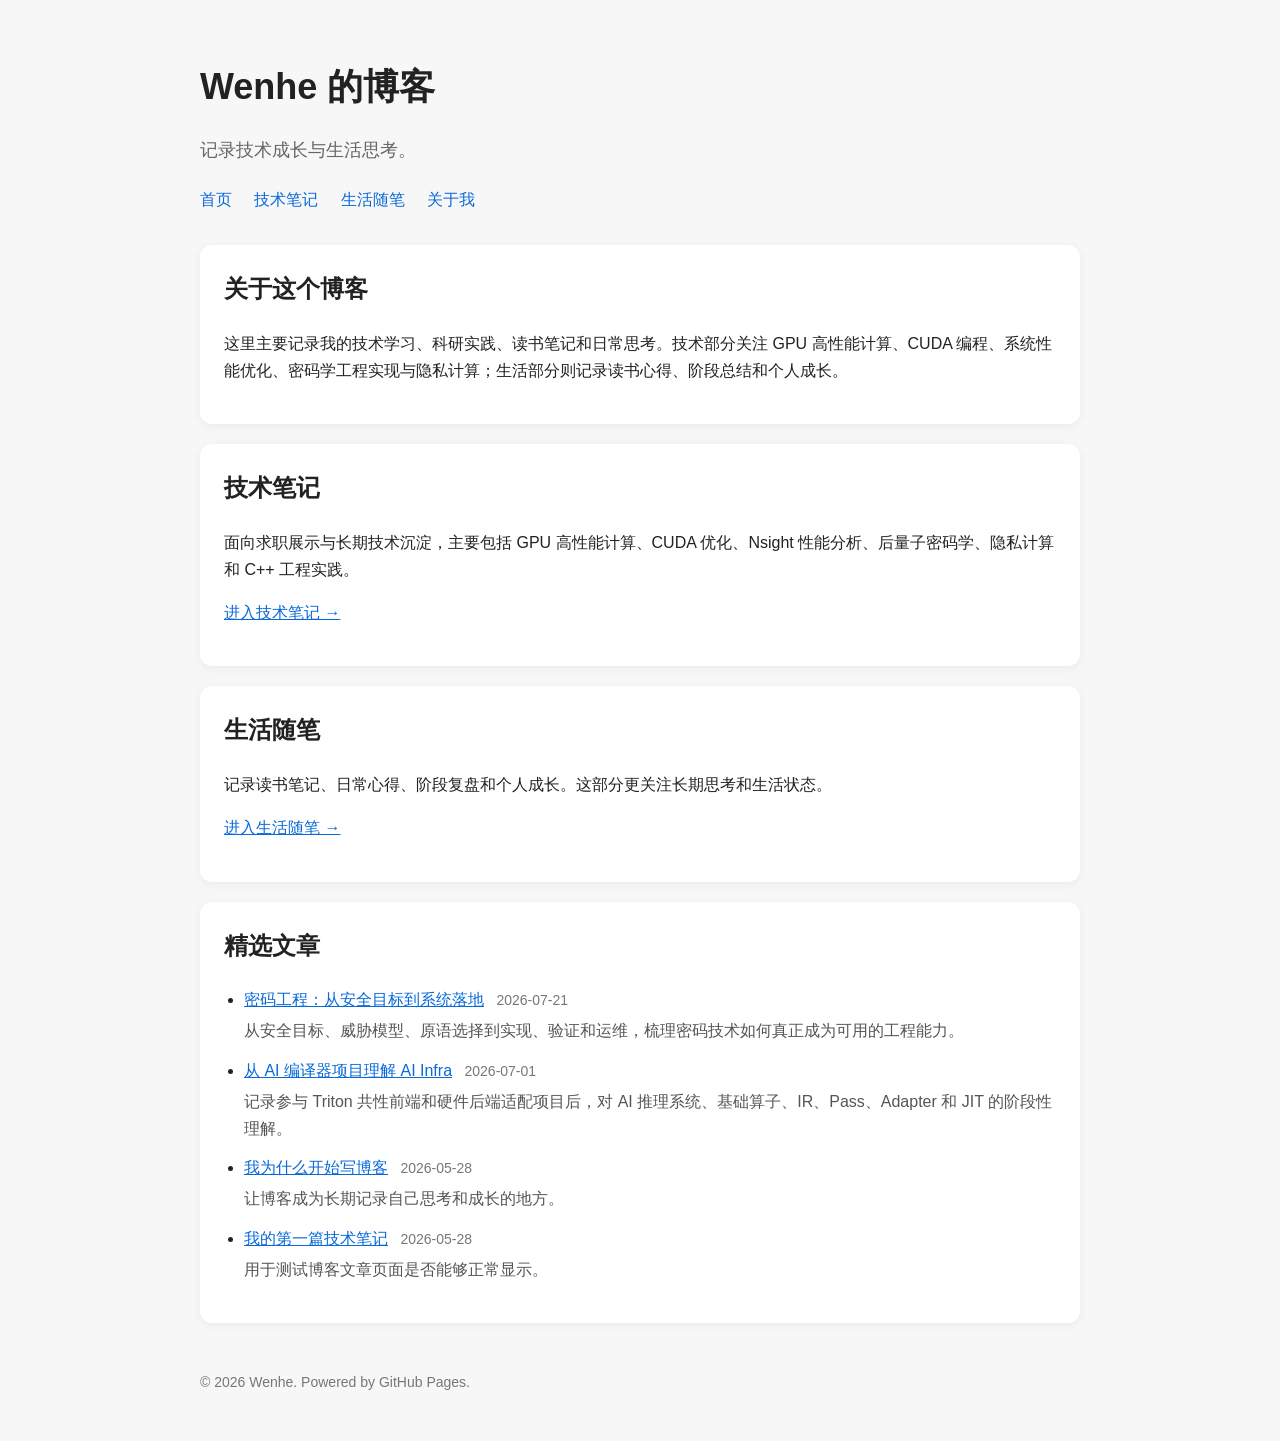
<file: index.html>
<!DOCTYPE html>
<html lang="zh-CN">
<head>
    <meta charset="UTF-8">
    <meta name="viewport" content="width=device-width, initial-scale=1.0">
    <title>Wenhe 的博客</title>
    <meta name="description" content="记录技术学习、科研实践、读书笔记和日常思考。">
    <link rel="stylesheet" href="/assets/css/style.css">
</head>
<body>
    <div class="container">
        <header>
            <h1 class="site-title">Wenhe 的博客</h1>
            <p class="subtitle">记录技术成长与生活思考。</p>

            <nav>
                <a href="/">首页</a>
                <a href="/tech.html">技术笔记</a>
                <a href="/life.html">生活随笔</a>
                <a href="/about.html">关于我</a>
            </nav>
        </header>

        <main>
<section class="card">
<h2>关于这个博客</h2>
<p>这里主要记录我的技术学习、科研实践、读书笔记和日常思考。技术部分关注 GPU 高性能计算、CUDA 编程、系统性能优化、密码学工程实现与隐私计算；生活部分则记录读书心得、阶段总结和个人成长。</p>
</section>

<section class="card">
<h2>技术笔记</h2>
<p>面向求职展示与长期技术沉淀，主要包括 GPU 高性能计算、CUDA 优化、Nsight 性能分析、后量子密码学、隐私计算和 C++ 工程实践。</p>
<p><a href="/tech.html">进入技术笔记 →</a></p>
</section>

<section class="card">
<h2>生活随笔</h2>
<p>记录读书笔记、日常心得、阶段复盘和个人成长。这部分更关注长期思考和生活状态。</p>
<p><a href="/life.html">进入生活随笔 →</a></p>
</section>

<section class="card">
    <h2>精选文章</h2>
    <ul class="article-list">
        <li>
            <a href="/posts/tech/2026-07-21-cryptography-engineering-overview.html">密码工程：从安全目标到系统落地</a>
            <span class="article-date">2026-07-21</span>
            <p class="article-summary">从安全目标、威胁模型、原语选择到实现、验证和运维，梳理密码技术如何真正成为可用的工程能力。</p>
        </li>
        <li>
            <a href="/posts/tech/2026-07-01-ai-infra-compiler-triton.html">从 AI 编译器项目理解 AI Infra</a>
            <span class="article-date">2026-07-01</span>
            <p class="article-summary">记录参与 Triton 共性前端和硬件后端适配项目后，对 AI 推理系统、基础算子、IR、Pass、Adapter 和 JIT 的阶段性理解。</p>
        </li>
        <li>
            <a href="/posts/life/2026-05-28-first-life-note.html">我为什么开始写博客</a>
            <span class="article-date">2026-05-28</span>
            <p class="article-summary">让博客成为长期记录自己思考和成长的地方。</p>
        </li>
        <li>
            <a href="/posts/tech/2026-05-28-first-tech-note.html">我的第一篇技术笔记</a>
            <span class="article-date">2026-05-28</span>
            <p class="article-summary">用于测试博客文章页面是否能够正常显示。</p>
        </li>
    </ul>
</section>

        </main>

        <footer>
            <p>© 2026 Wenhe. Powered by GitHub Pages.</p>
        </footer>
    </div>
</body>
</html>
</file>
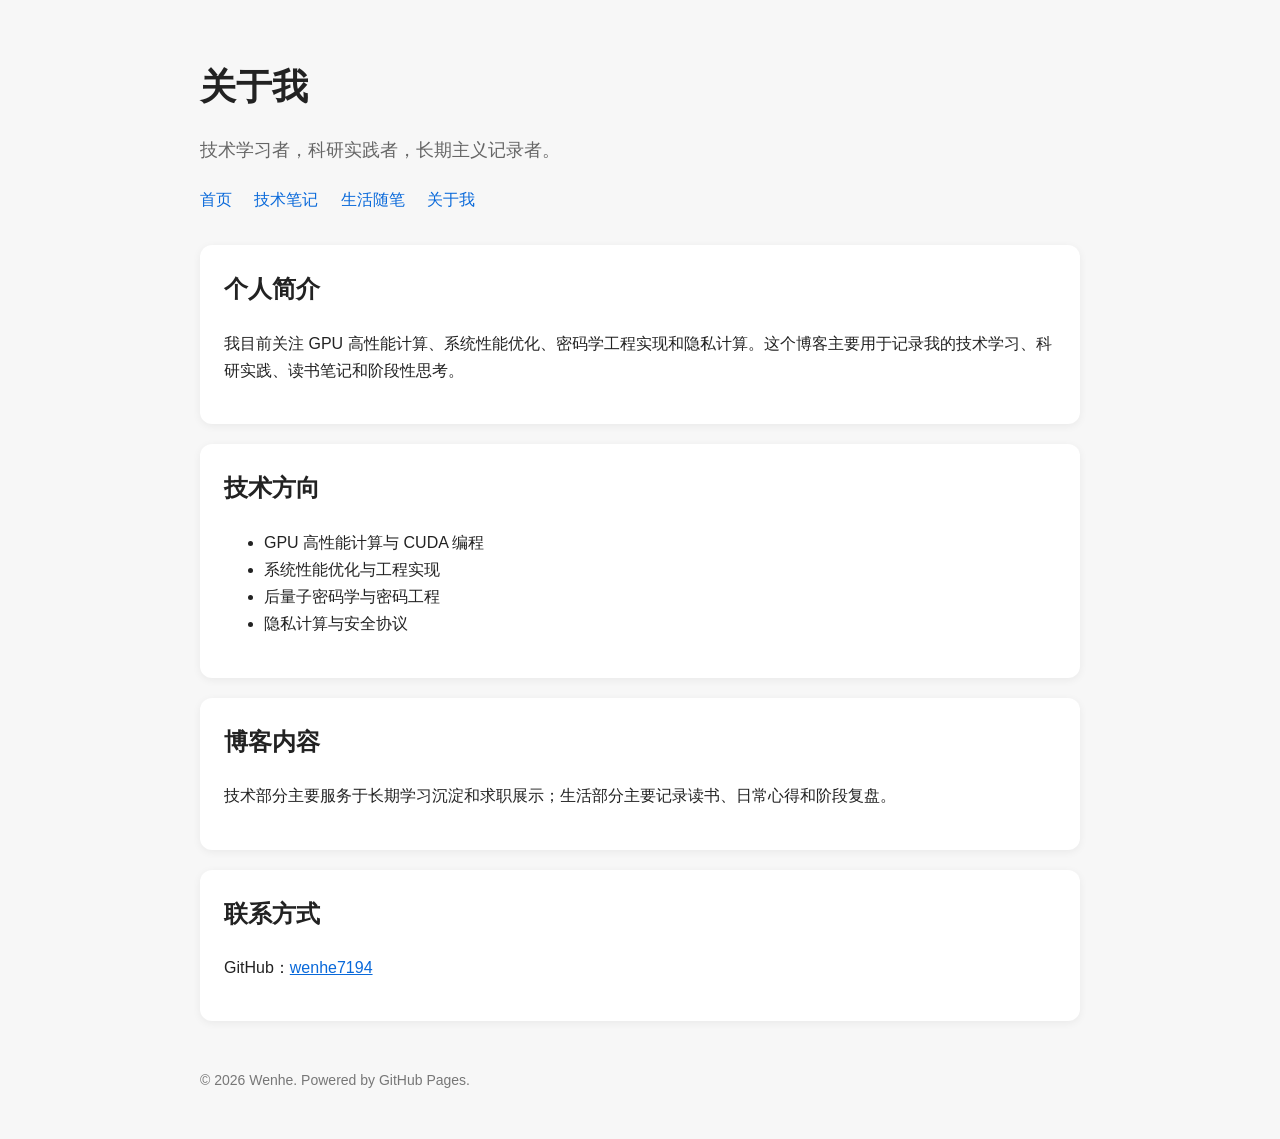
<file: about.html>
<!DOCTYPE html>
<html lang="zh-CN">
<head>
    <meta charset="UTF-8">
    <meta name="viewport" content="width=device-width, initial-scale=1.0">
    <title>关于我 - Wenhe 的博客</title>
    <meta name="description" content="记录技术学习、科研实践、读书笔记和日常思考。">
    <link rel="stylesheet" href="/assets/css/style.css">
</head>
<body>
    <div class="container">
        <header>
            <h1 class="site-title">关于我</h1>
            <p class="subtitle">技术学习者，科研实践者，长期主义记录者。</p>

            <nav>
                <a href="/">首页</a>
                <a href="/tech.html">技术笔记</a>
                <a href="/life.html">生活随笔</a>
                <a href="/about.html">关于我</a>
            </nav>
        </header>

        <main>
<section class="card">
<h2>个人简介</h2>
<p>我目前关注 GPU 高性能计算、系统性能优化、密码学工程实现和隐私计算。这个博客主要用于记录我的技术学习、科研实践、读书笔记和阶段性思考。</p>
</section>

<section class="card">
<h2>技术方向</h2>
<ul>
        <li>GPU 高性能计算与 CUDA 编程</li>
        <li>系统性能优化与工程实现</li>
        <li>后量子密码学与密码工程</li>
        <li>隐私计算与安全协议</li>
    </ul>
</section>

<section class="card">
<h2>博客内容</h2>
<p>技术部分主要服务于长期学习沉淀和求职展示；生活部分主要记录读书、日常心得和阶段复盘。</p>
</section>

<section class="card">
<h2>联系方式</h2>
<p>GitHub：<a href="https://github.com/wenhe7194">wenhe7194</a></p>
</section>

        </main>

        <footer>
            <p>© 2026 Wenhe. Powered by GitHub Pages.</p>
        </footer>
    </div>
</body>
</html>
</file>
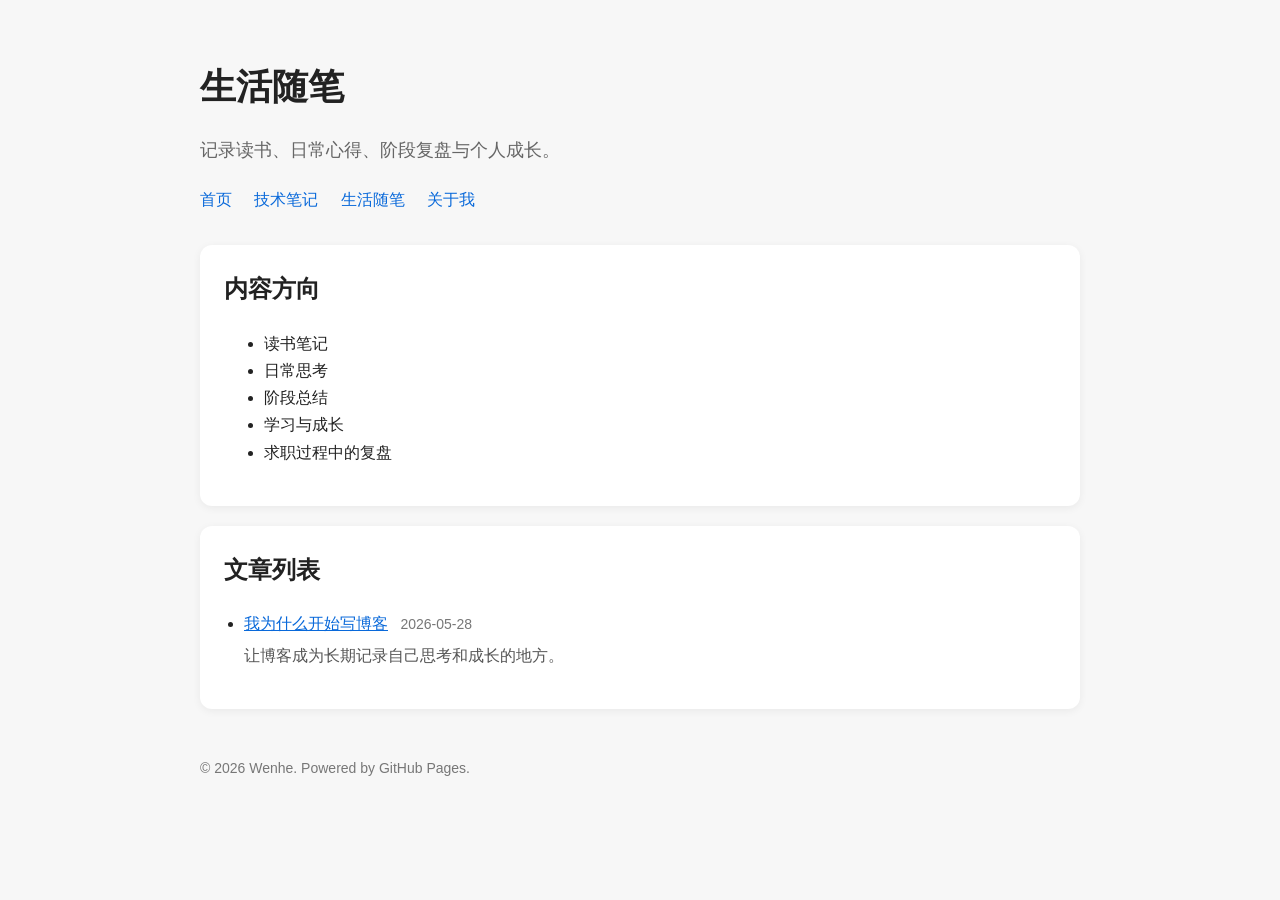
<file: life.html>
<!DOCTYPE html>
<html lang="zh-CN">
<head>
    <meta charset="UTF-8">
    <meta name="viewport" content="width=device-width, initial-scale=1.0">
    <title>生活随笔 - Wenhe 的博客</title>
    <meta name="description" content="记录技术学习、科研实践、读书笔记和日常思考。">
    <link rel="stylesheet" href="/assets/css/style.css">
</head>
<body>
    <div class="container">
        <header>
            <h1 class="site-title">生活随笔</h1>
            <p class="subtitle">记录读书、日常心得、阶段复盘与个人成长。</p>

            <nav>
                <a href="/">首页</a>
                <a href="/tech.html">技术笔记</a>
                <a href="/life.html">生活随笔</a>
                <a href="/about.html">关于我</a>
            </nav>
        </header>

        <main>
<section class="card">
    <h2>内容方向</h2>
    <ul>
        <li>读书笔记</li>
        <li>日常思考</li>
        <li>阶段总结</li>
        <li>学习与成长</li>
        <li>求职过程中的复盘</li>
    </ul>
</section>

<section class="card">
    <h2>文章列表</h2>
    <ul class="article-list">
        <li>
            <a href="/posts/life/2026-05-28-first-life-note.html">我为什么开始写博客</a>
            <span class="article-date">2026-05-28</span>
            <p class="article-summary">让博客成为长期记录自己思考和成长的地方。</p>
        </li>
    </ul>
</section>

        </main>

        <footer>
            <p>© 2026 Wenhe. Powered by GitHub Pages.</p>
        </footer>
    </div>
</body>
</html>
</file>
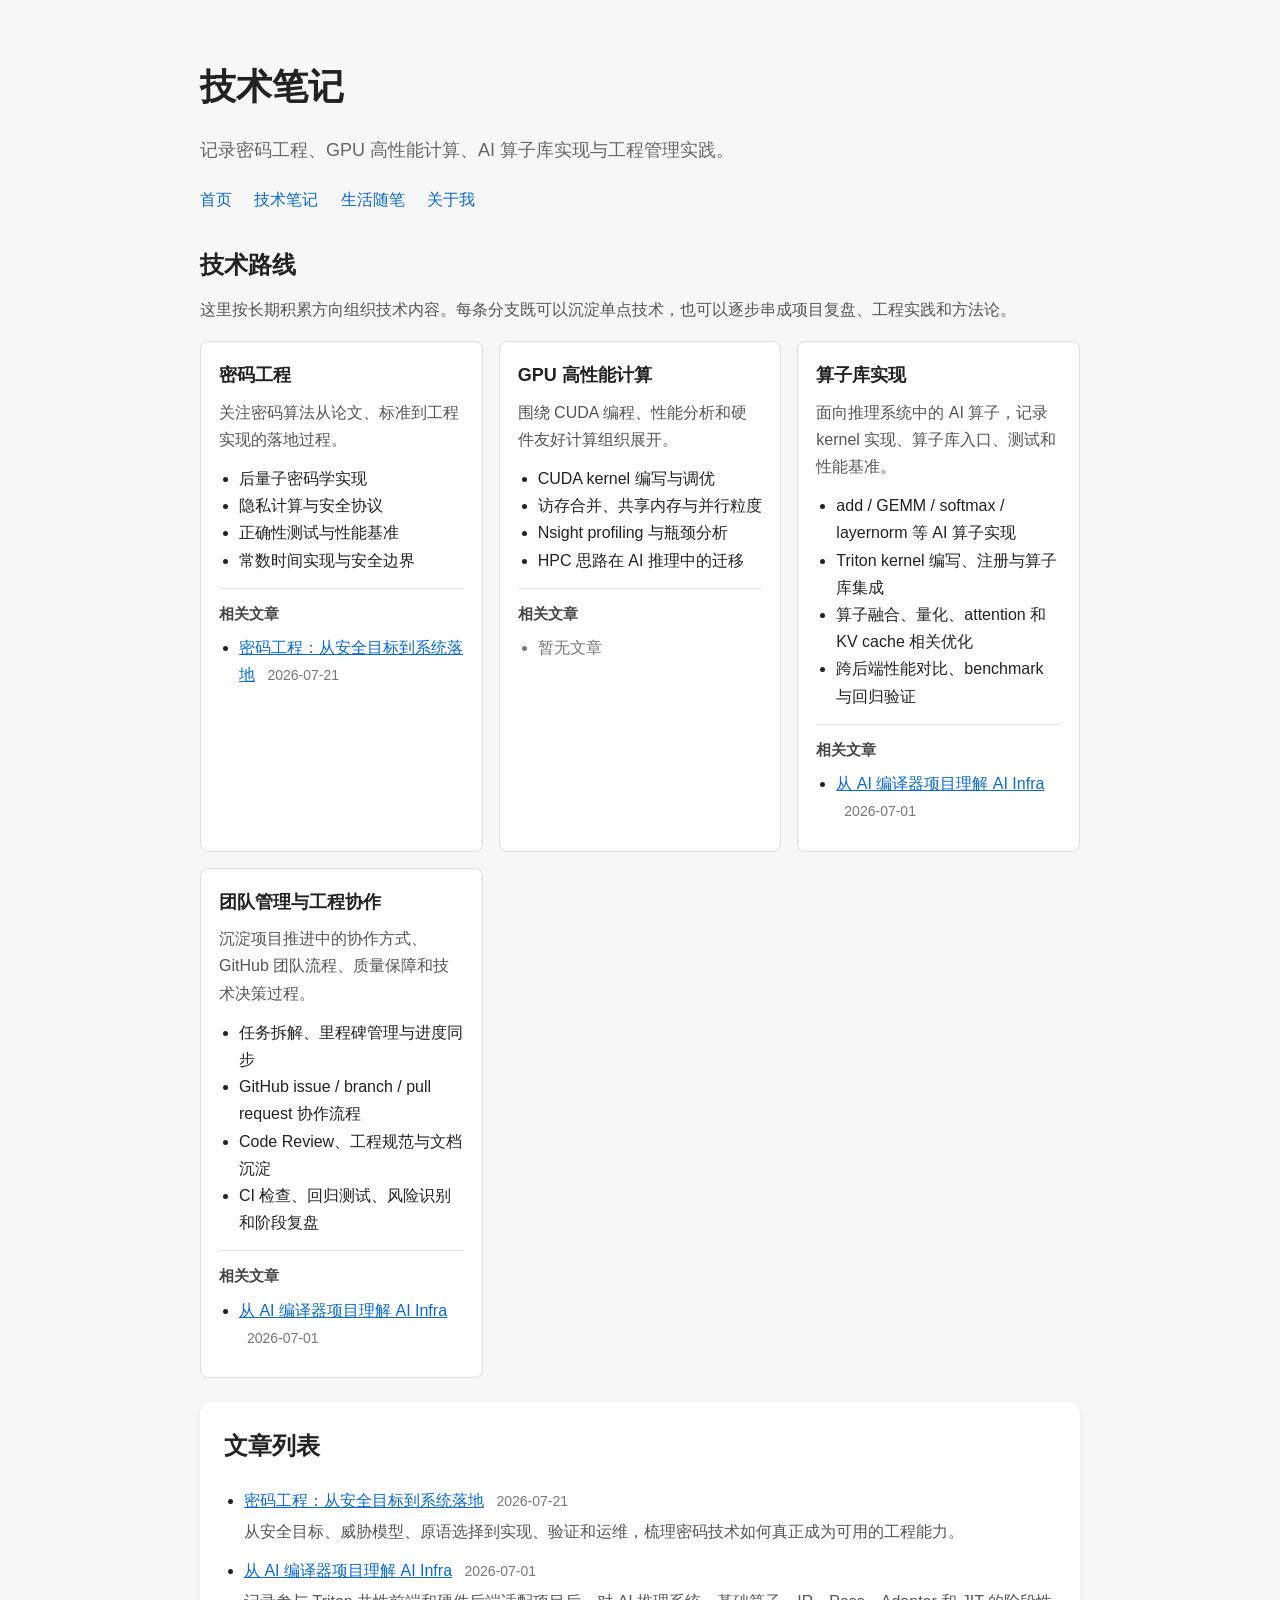
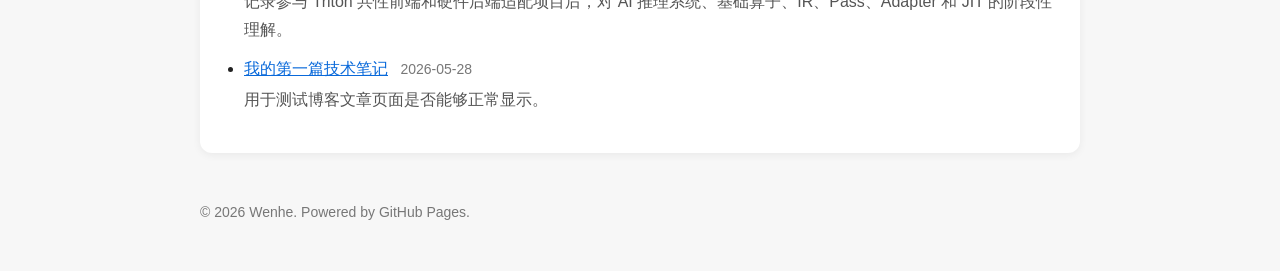
<file: tech.html>
<!DOCTYPE html>
<html lang="zh-CN">
<head>
    <meta charset="UTF-8">
    <meta name="viewport" content="width=device-width, initial-scale=1.0">
    <title>技术笔记 - Wenhe 的博客</title>
    <meta name="description" content="记录技术学习、科研实践、读书笔记和日常思考。">
    <link rel="stylesheet" href="/assets/css/style.css">
</head>
<body>
    <div class="container">
        <header>
            <h1 class="site-title">技术笔记</h1>
            <p class="subtitle">记录密码工程、GPU 高性能计算、AI 算子库实现与工程管理实践。</p>

            <nav>
                <a href="/">首页</a>
                <a href="/tech.html">技术笔记</a>
                <a href="/life.html">生活随笔</a>
                <a href="/about.html">关于我</a>
            </nav>
        </header>

        <main>
<section class="route-section">
    <h2>技术路线</h2>
    <p class="route-intro">这里按长期积累方向组织技术内容。每条分支既可以沉淀单点技术，也可以逐步串成项目复盘、工程实践和方法论。</p>
    <div class="route-grid">
    <article class="route-branch">
        <h3>密码工程</h3>
        <p>关注密码算法从论文、标准到工程实现的落地过程。</p>
        <ul>
            <li>后量子密码学实现</li>
            <li>隐私计算与安全协议</li>
            <li>正确性测试与性能基准</li>
            <li>常数时间实现与安全边界</li>
        </ul>
        <div class="route-posts">
            <h4>相关文章</h4>
            <ul>
            <li>
                <a href="/posts/tech/2026-07-21-cryptography-engineering-overview.html">密码工程：从安全目标到系统落地</a>
                <span class="article-date">2026-07-21</span>
            </li>
            </ul>
        </div>
    </article>
    <article class="route-branch">
        <h3>GPU 高性能计算</h3>
        <p>围绕 CUDA 编程、性能分析和硬件友好计算组织展开。</p>
        <ul>
            <li>CUDA kernel 编写与调优</li>
            <li>访存合并、共享内存与并行粒度</li>
            <li>Nsight profiling 与瓶颈分析</li>
            <li>HPC 思路在 AI 推理中的迁移</li>
        </ul>
        <div class="route-posts">
            <h4>相关文章</h4>
            <ul>
            <li class="route-empty">暂无文章</li>
            </ul>
        </div>
    </article>
    <article class="route-branch">
        <h3>算子库实现</h3>
        <p>面向推理系统中的 AI 算子，记录 kernel 实现、算子库入口、测试和性能基准。</p>
        <ul>
            <li>add / GEMM / softmax / layernorm 等 AI 算子实现</li>
            <li>Triton kernel 编写、注册与算子库集成</li>
            <li>算子融合、量化、attention 和 KV cache 相关优化</li>
            <li>跨后端性能对比、benchmark 与回归验证</li>
        </ul>
        <div class="route-posts">
            <h4>相关文章</h4>
            <ul>
            <li>
                <a href="/posts/tech/2026-07-01-ai-infra-compiler-triton.html">从 AI 编译器项目理解 AI Infra</a>
                <span class="article-date">2026-07-01</span>
            </li>
            </ul>
        </div>
    </article>
    <article class="route-branch">
        <h3>团队管理与工程协作</h3>
        <p>沉淀项目推进中的协作方式、GitHub 团队流程、质量保障和技术决策过程。</p>
        <ul>
            <li>任务拆解、里程碑管理与进度同步</li>
            <li>GitHub issue / branch / pull request 协作流程</li>
            <li>Code Review、工程规范与文档沉淀</li>
            <li>CI 检查、回归测试、风险识别和阶段复盘</li>
        </ul>
        <div class="route-posts">
            <h4>相关文章</h4>
            <ul>
            <li>
                <a href="/posts/tech/2026-07-01-ai-infra-compiler-triton.html">从 AI 编译器项目理解 AI Infra</a>
                <span class="article-date">2026-07-01</span>
            </li>
            </ul>
        </div>
    </article>
    </div>
</section>

<section class="card">
    <h2>文章列表</h2>
    <ul class="article-list">
        <li>
            <a href="/posts/tech/2026-07-21-cryptography-engineering-overview.html">密码工程：从安全目标到系统落地</a>
            <span class="article-date">2026-07-21</span>
            <p class="article-summary">从安全目标、威胁模型、原语选择到实现、验证和运维，梳理密码技术如何真正成为可用的工程能力。</p>
        </li>
        <li>
            <a href="/posts/tech/2026-07-01-ai-infra-compiler-triton.html">从 AI 编译器项目理解 AI Infra</a>
            <span class="article-date">2026-07-01</span>
            <p class="article-summary">记录参与 Triton 共性前端和硬件后端适配项目后，对 AI 推理系统、基础算子、IR、Pass、Adapter 和 JIT 的阶段性理解。</p>
        </li>
        <li>
            <a href="/posts/tech/2026-05-28-first-tech-note.html">我的第一篇技术笔记</a>
            <span class="article-date">2026-05-28</span>
            <p class="article-summary">用于测试博客文章页面是否能够正常显示。</p>
        </li>
    </ul>
</section>

        </main>

        <footer>
            <p>© 2026 Wenhe. Powered by GitHub Pages.</p>
        </footer>
    </div>
</body>
</html>
</file>
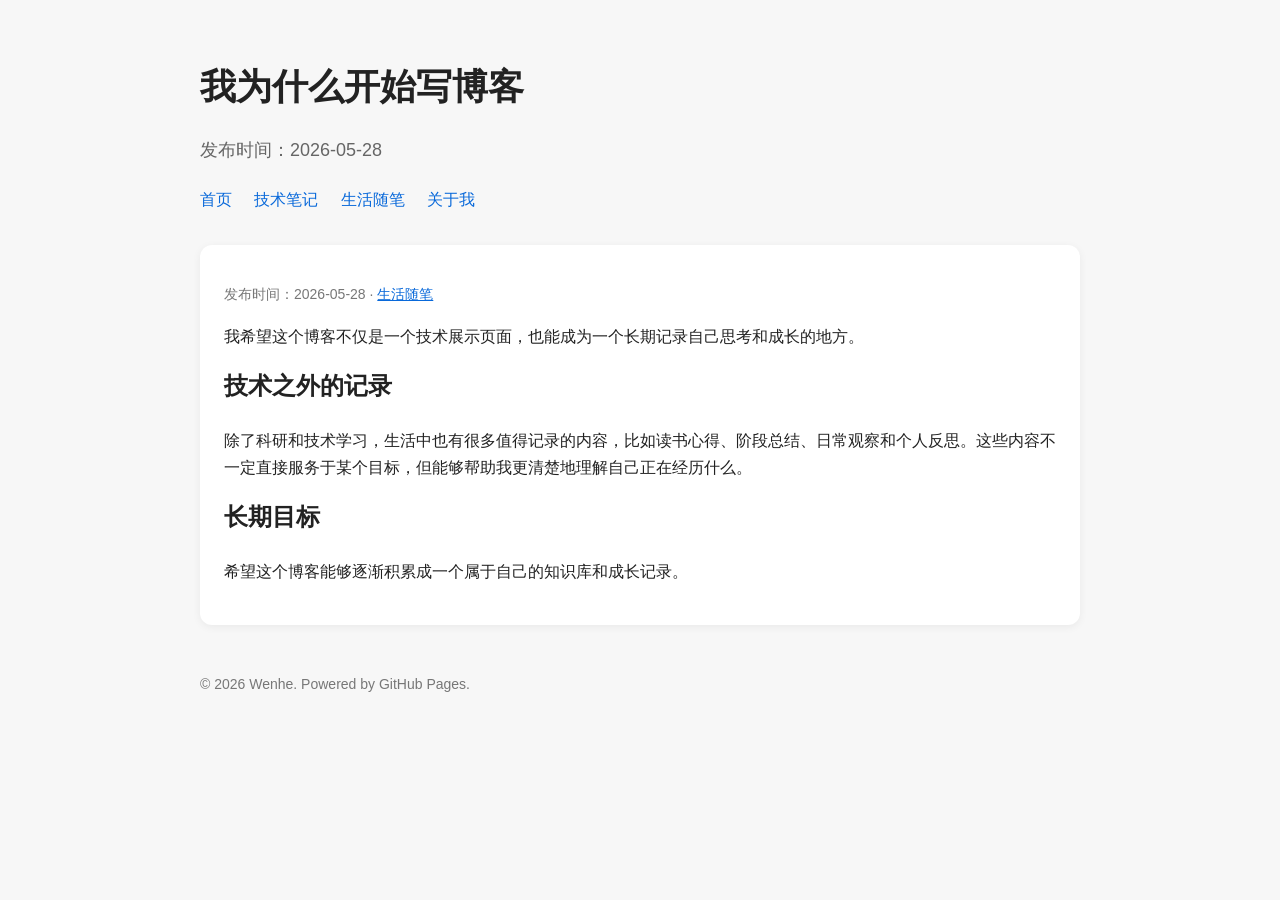
<file: posts/life/2026-05-28-first-life-note.html>
<!DOCTYPE html>
<html lang="zh-CN">
<head>
    <meta charset="UTF-8">
    <meta name="viewport" content="width=device-width, initial-scale=1.0">
    <title>我为什么开始写博客 - Wenhe 的博客</title>
    <meta name="description" content="记录技术学习、科研实践、读书笔记和日常思考。">
    <link rel="stylesheet" href="/assets/css/style.css">
</head>
<body>
    <div class="container">
        <header>
            <h1 class="site-title">我为什么开始写博客</h1>
            <p class="subtitle">发布时间：2026-05-28</p>

            <nav>
                <a href="/">首页</a>
                <a href="/tech.html">技术笔记</a>
                <a href="/life.html">生活随笔</a>
                <a href="/about.html">关于我</a>
            </nav>
        </header>

        <main>
<article class="card">
    <p class="post-meta">发布时间：2026-05-28 · <a href="/life.html">生活随笔</a></p>
<p>我希望这个博客不仅是一个技术展示页面，也能成为一个长期记录自己思考和成长的地方。</p>
<h2>技术之外的记录</h2>
<p>除了科研和技术学习，生活中也有很多值得记录的内容，比如读书心得、阶段总结、日常观察和个人反思。这些内容不一定直接服务于某个目标，但能够帮助我更清楚地理解自己正在经历什么。</p>
<h2>长期目标</h2>
<p>希望这个博客能够逐渐积累成一个属于自己的知识库和成长记录。</p>
</article>

        </main>

        <footer>
            <p>© 2026 Wenhe. Powered by GitHub Pages.</p>
        </footer>
    </div>
</body>
</html>
</file>
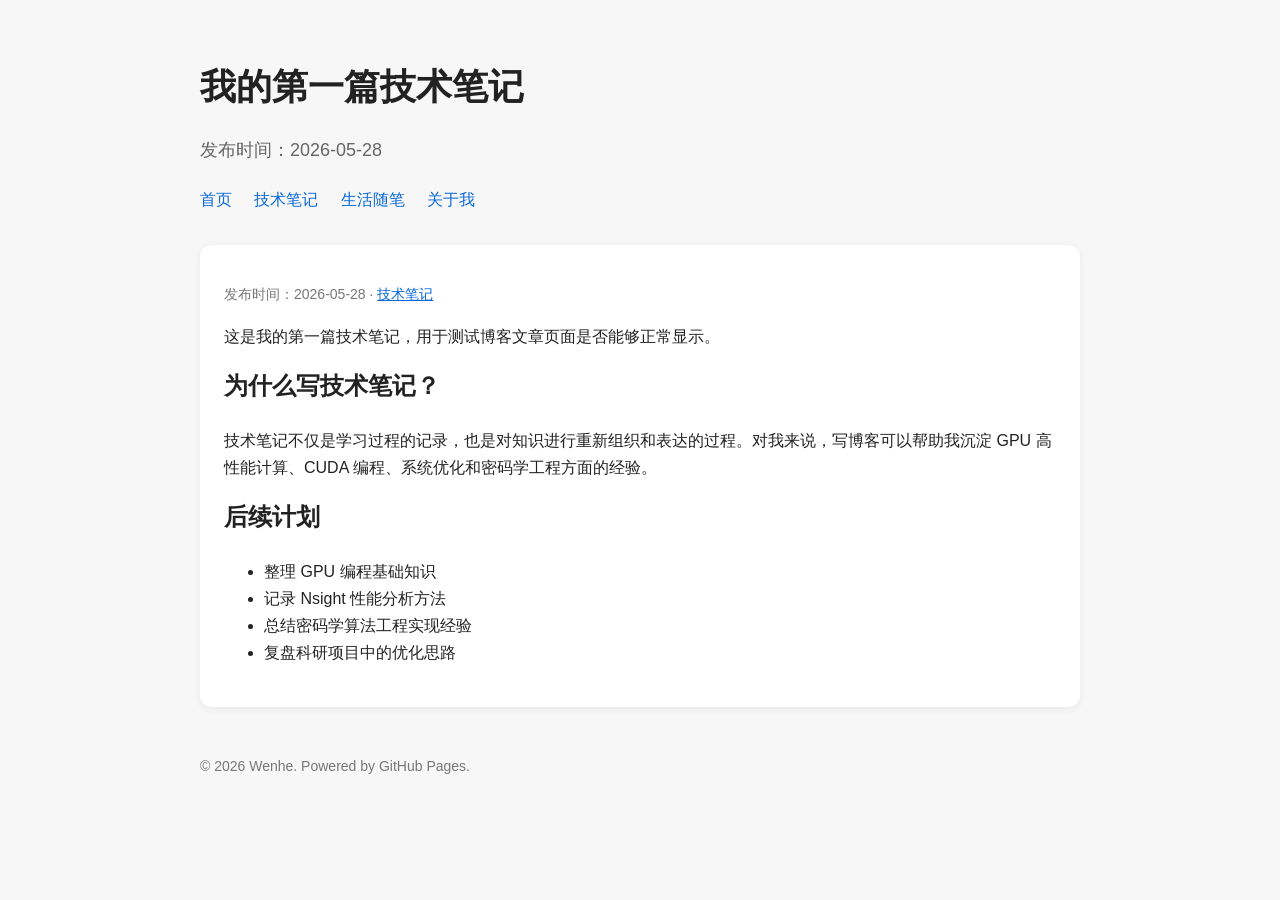
<file: posts/tech/2026-05-28-first-tech-note.html>
<!DOCTYPE html>
<html lang="zh-CN">
<head>
    <meta charset="UTF-8">
    <meta name="viewport" content="width=device-width, initial-scale=1.0">
    <title>我的第一篇技术笔记 - Wenhe 的博客</title>
    <meta name="description" content="记录技术学习、科研实践、读书笔记和日常思考。">
    <link rel="stylesheet" href="/assets/css/style.css">
</head>
<body>
    <div class="container">
        <header>
            <h1 class="site-title">我的第一篇技术笔记</h1>
            <p class="subtitle">发布时间：2026-05-28</p>

            <nav>
                <a href="/">首页</a>
                <a href="/tech.html">技术笔记</a>
                <a href="/life.html">生活随笔</a>
                <a href="/about.html">关于我</a>
            </nav>
        </header>

        <main>
<article class="card">
    <p class="post-meta">发布时间：2026-05-28 · <a href="/tech.html">技术笔记</a></p>
<p>这是我的第一篇技术笔记，用于测试博客文章页面是否能够正常显示。</p>
<h2>为什么写技术笔记？</h2>
<p>技术笔记不仅是学习过程的记录，也是对知识进行重新组织和表达的过程。对我来说，写博客可以帮助我沉淀 GPU 高性能计算、CUDA 编程、系统优化和密码学工程方面的经验。</p>
<h2>后续计划</h2>
<ul>
        <li>整理 GPU 编程基础知识</li>
        <li>记录 Nsight 性能分析方法</li>
        <li>总结密码学算法工程实现经验</li>
        <li>复盘科研项目中的优化思路</li>
    </ul>
</article>

        </main>

        <footer>
            <p>© 2026 Wenhe. Powered by GitHub Pages.</p>
        </footer>
    </div>
</body>
</html>
</file>
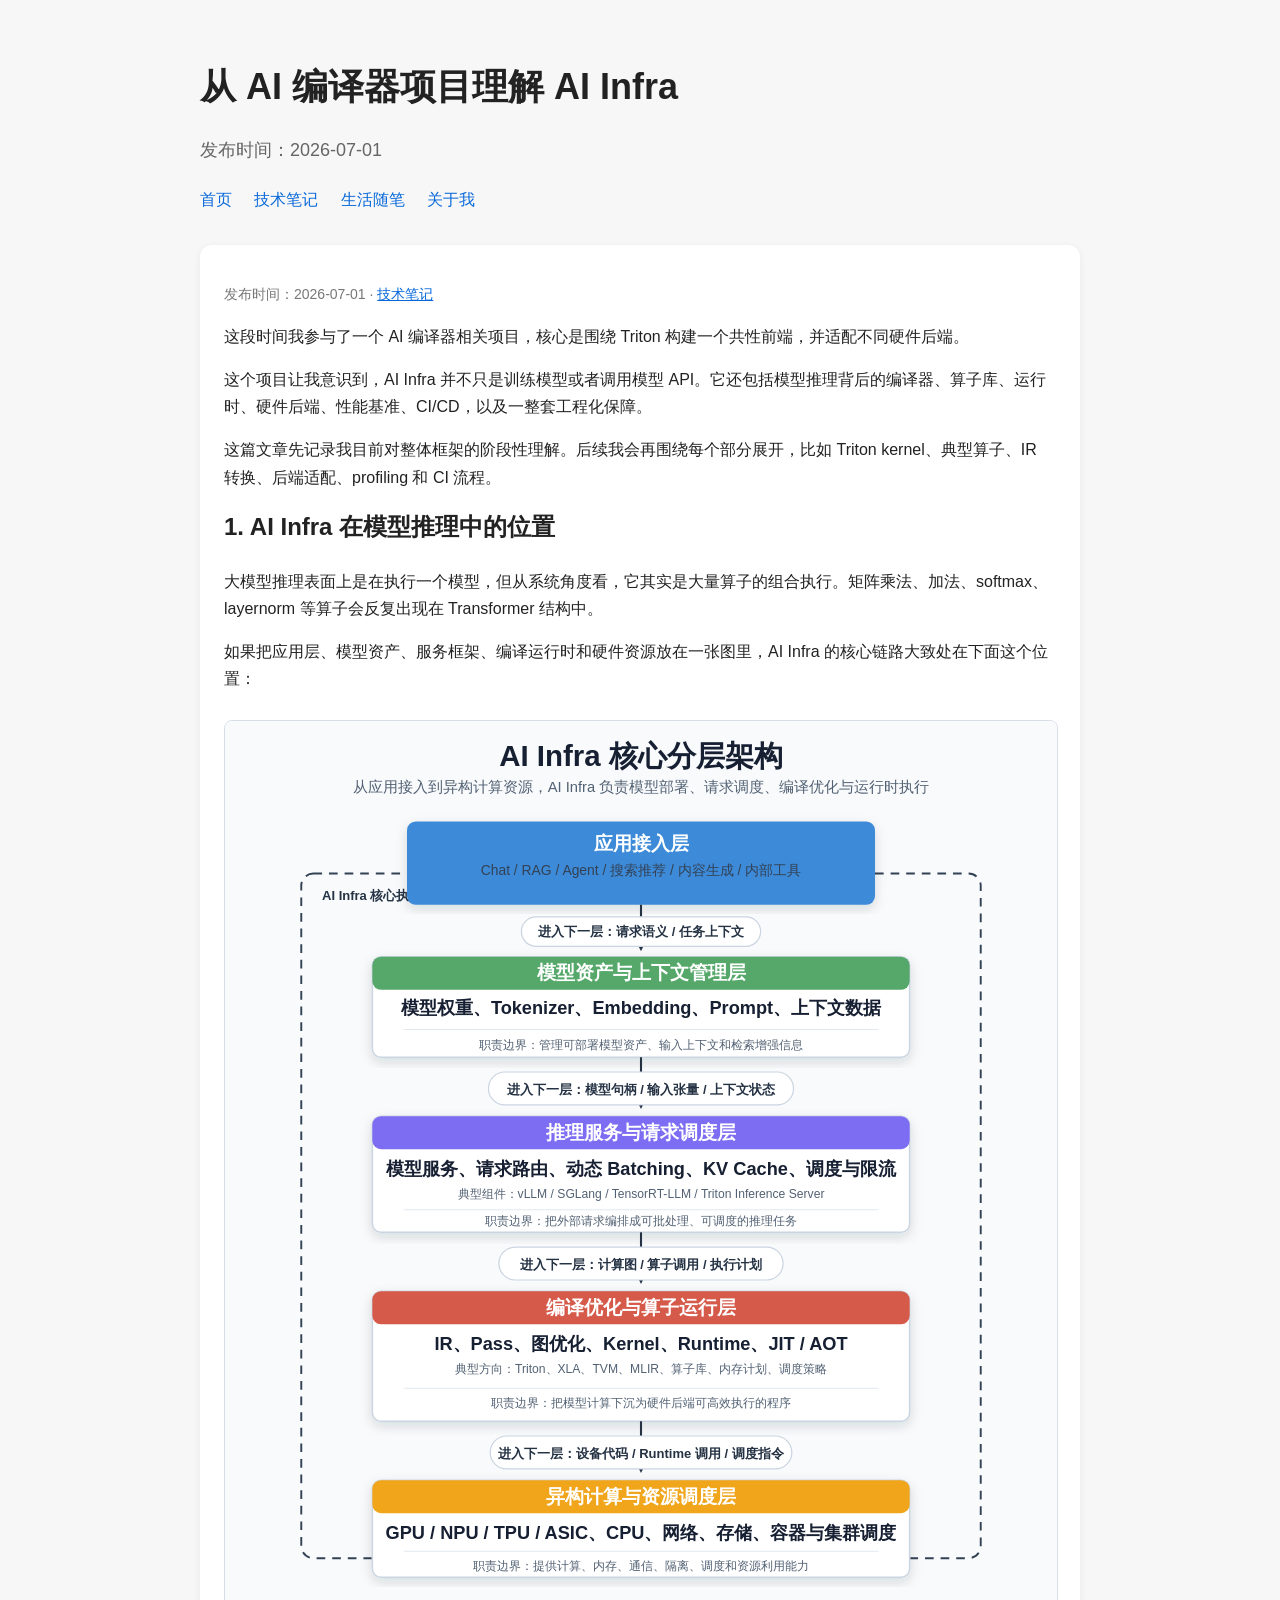
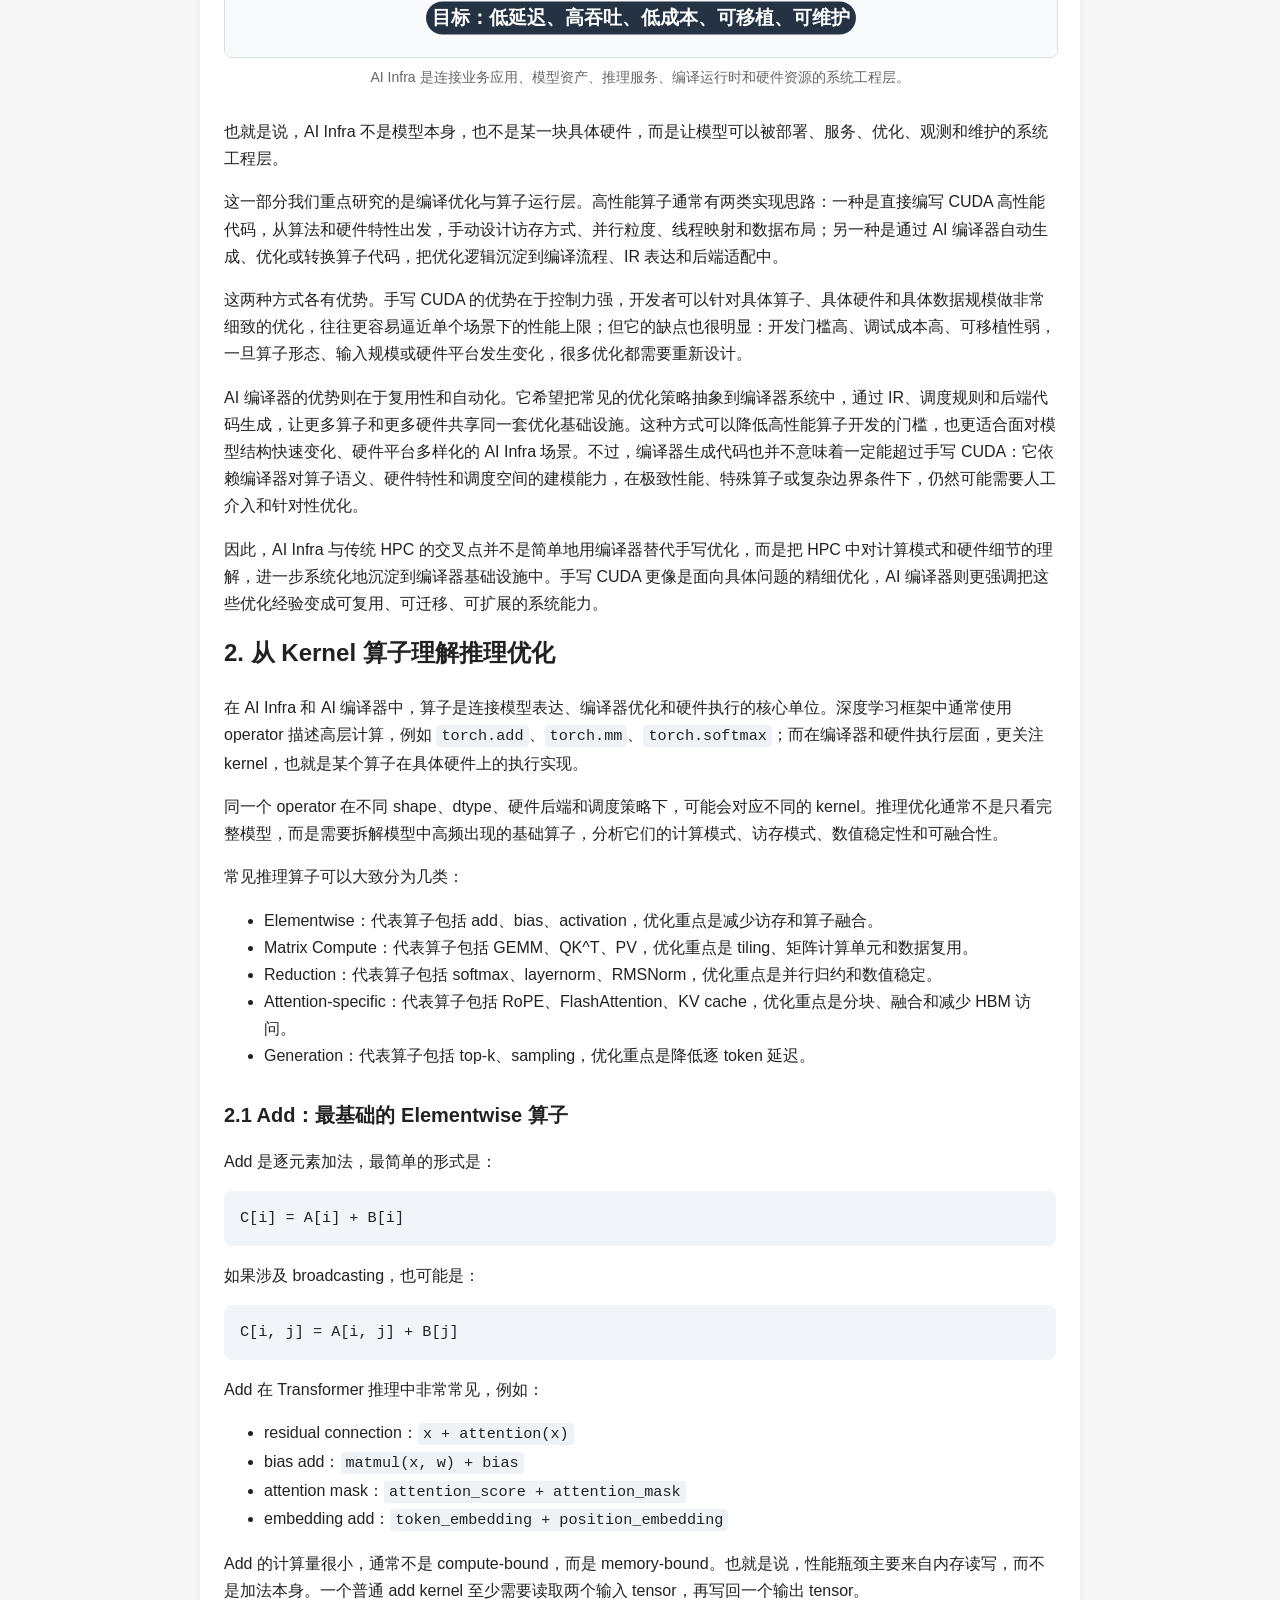
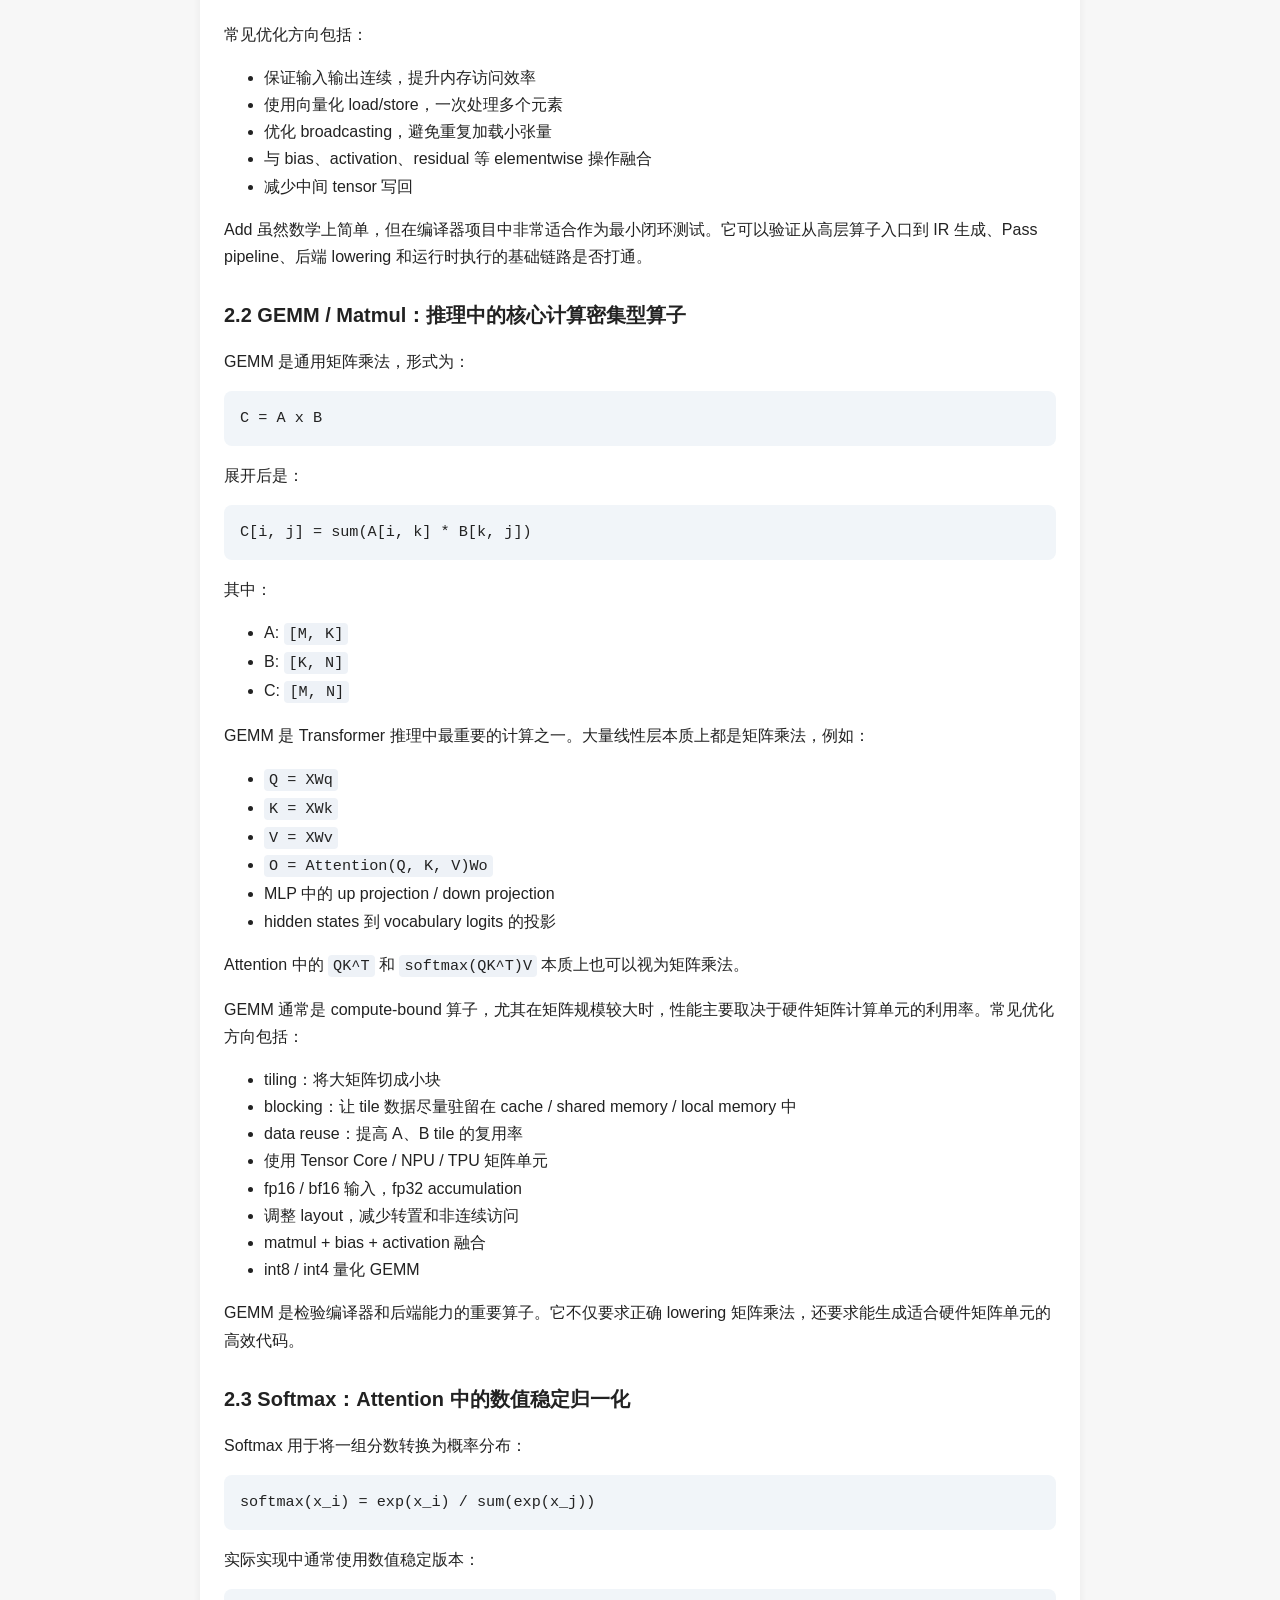
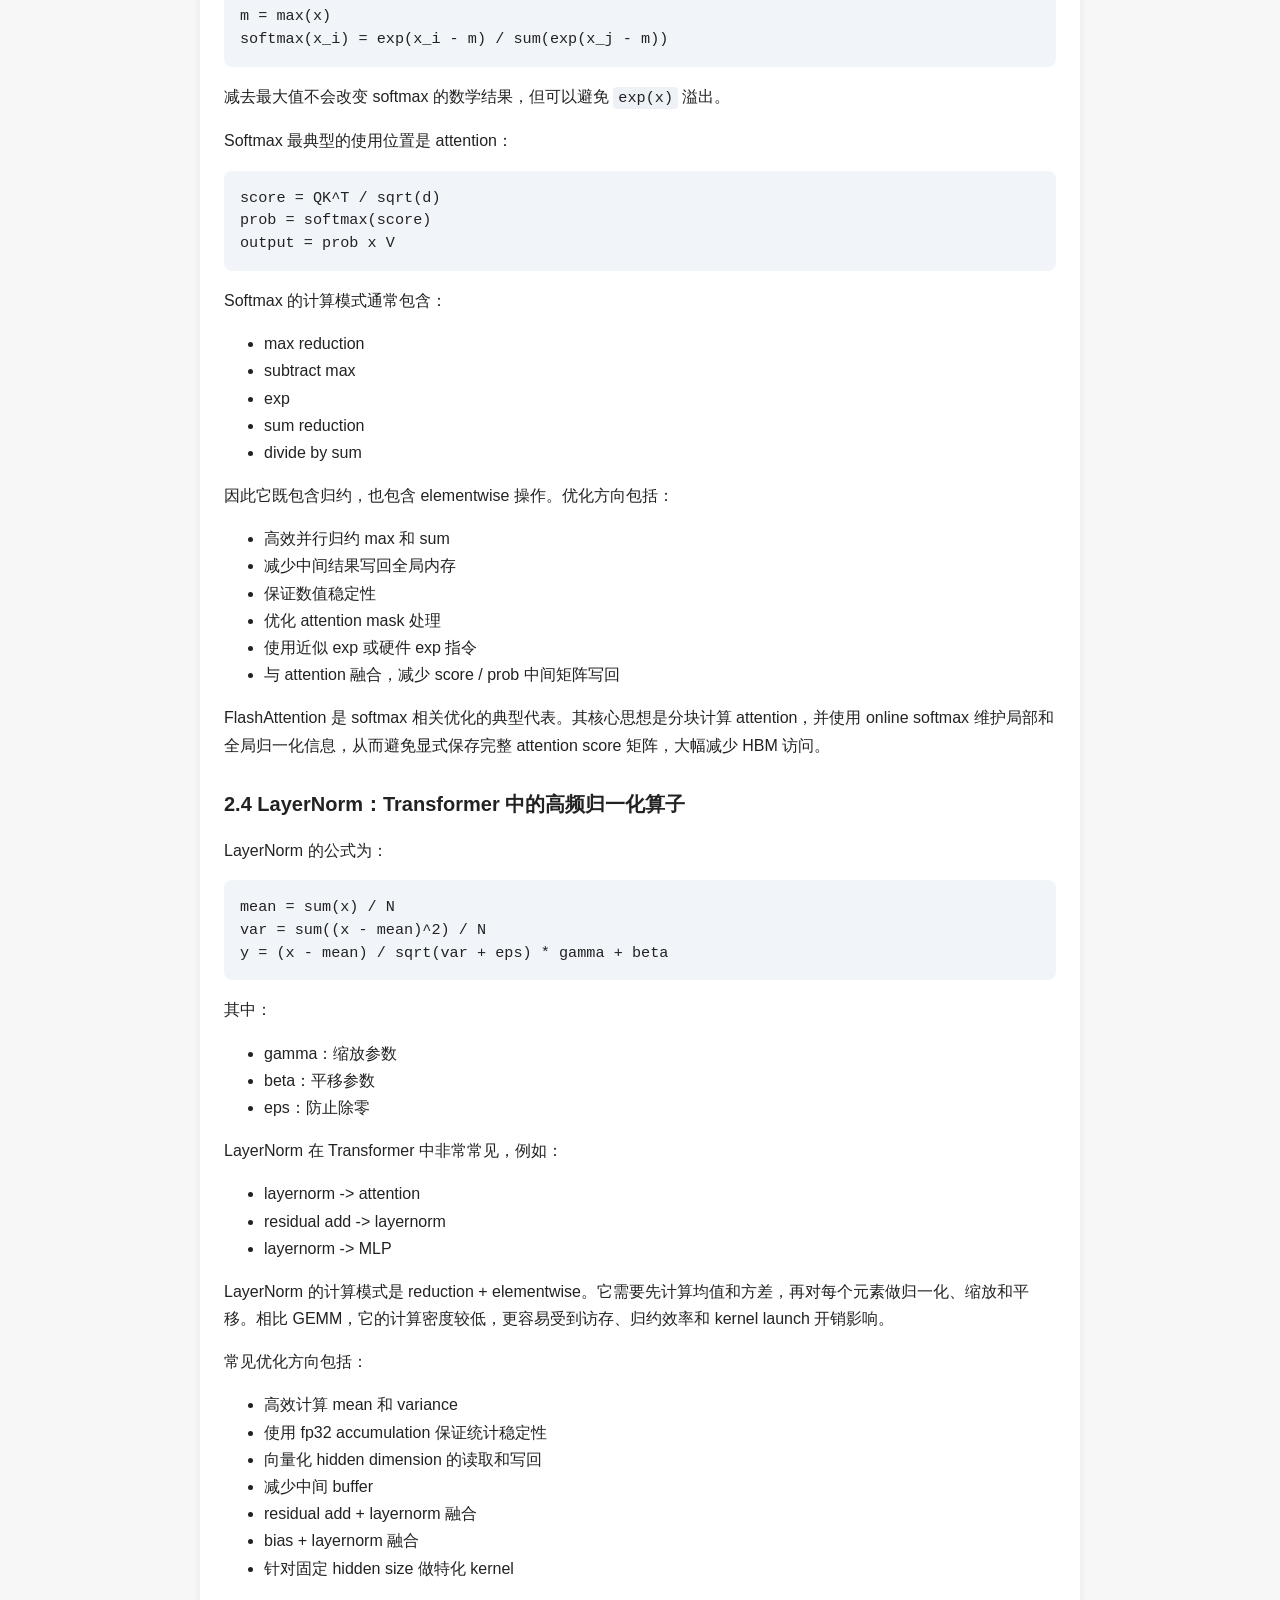
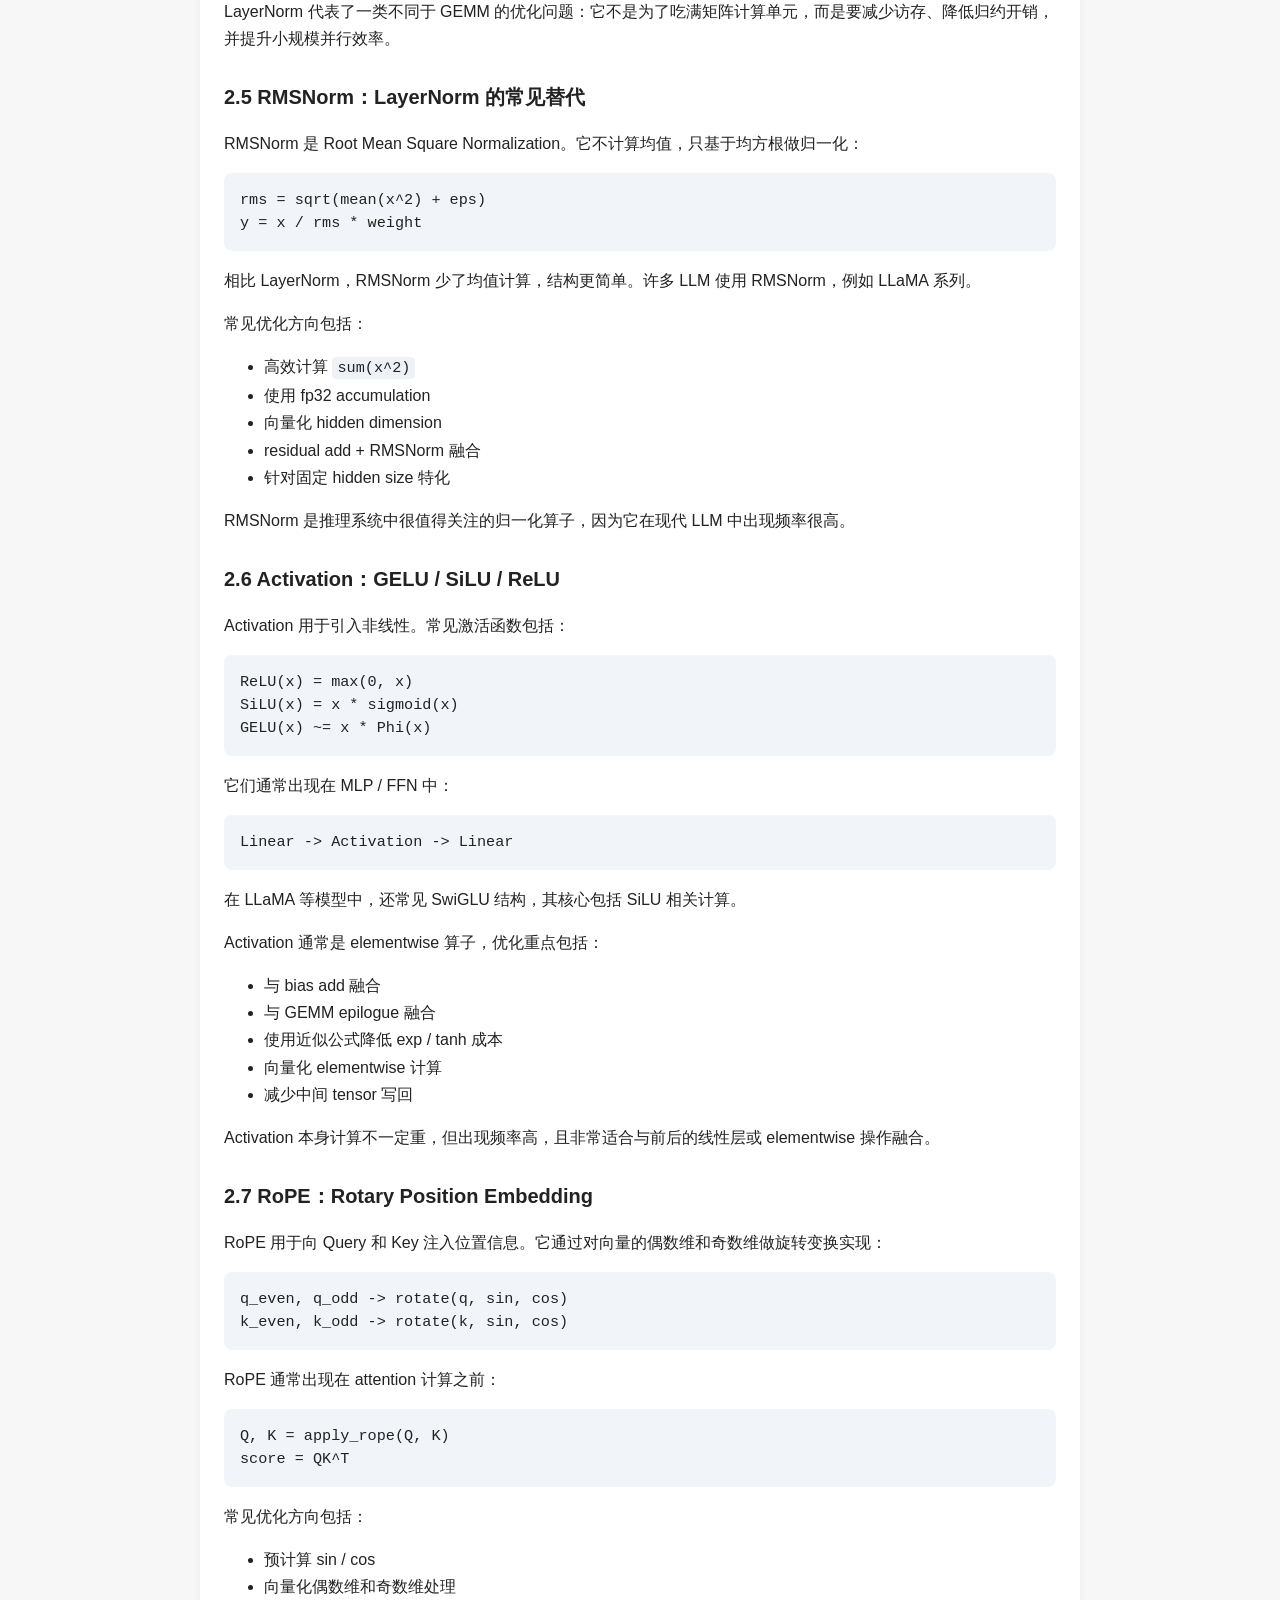
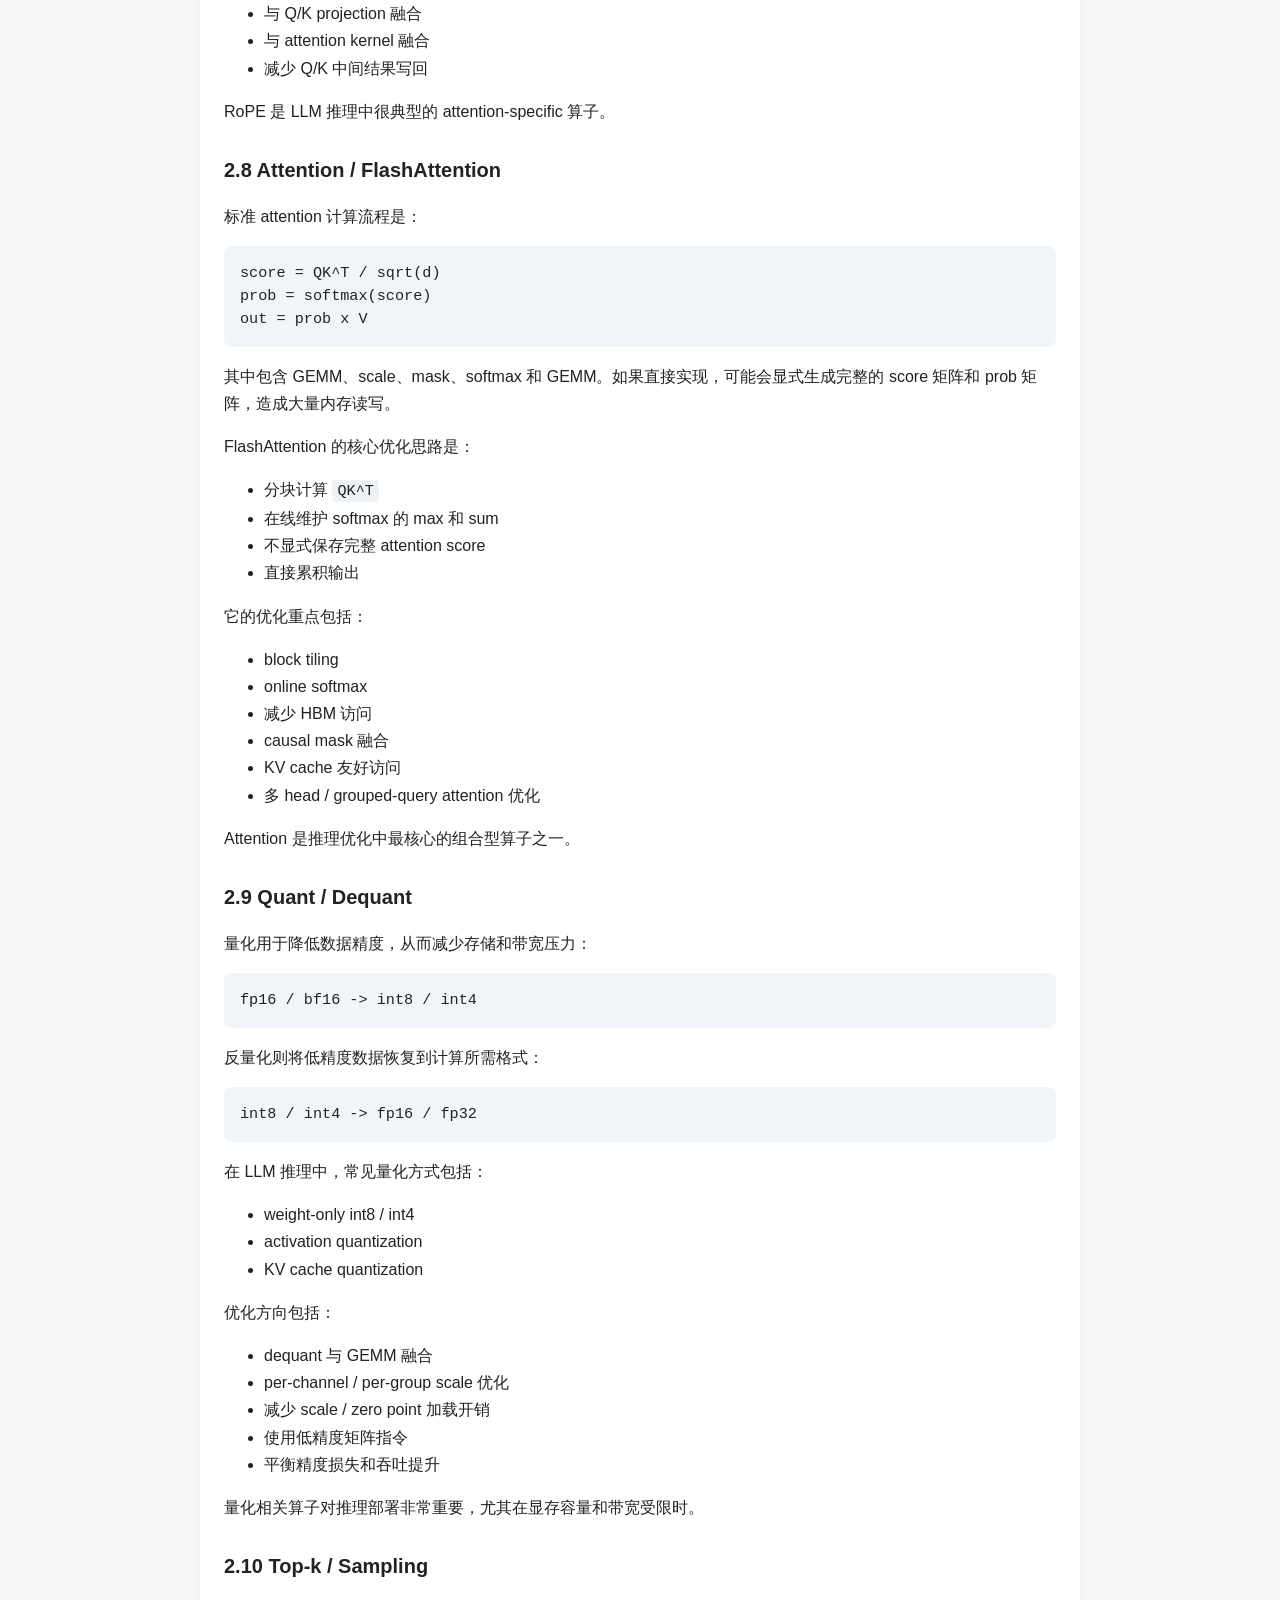
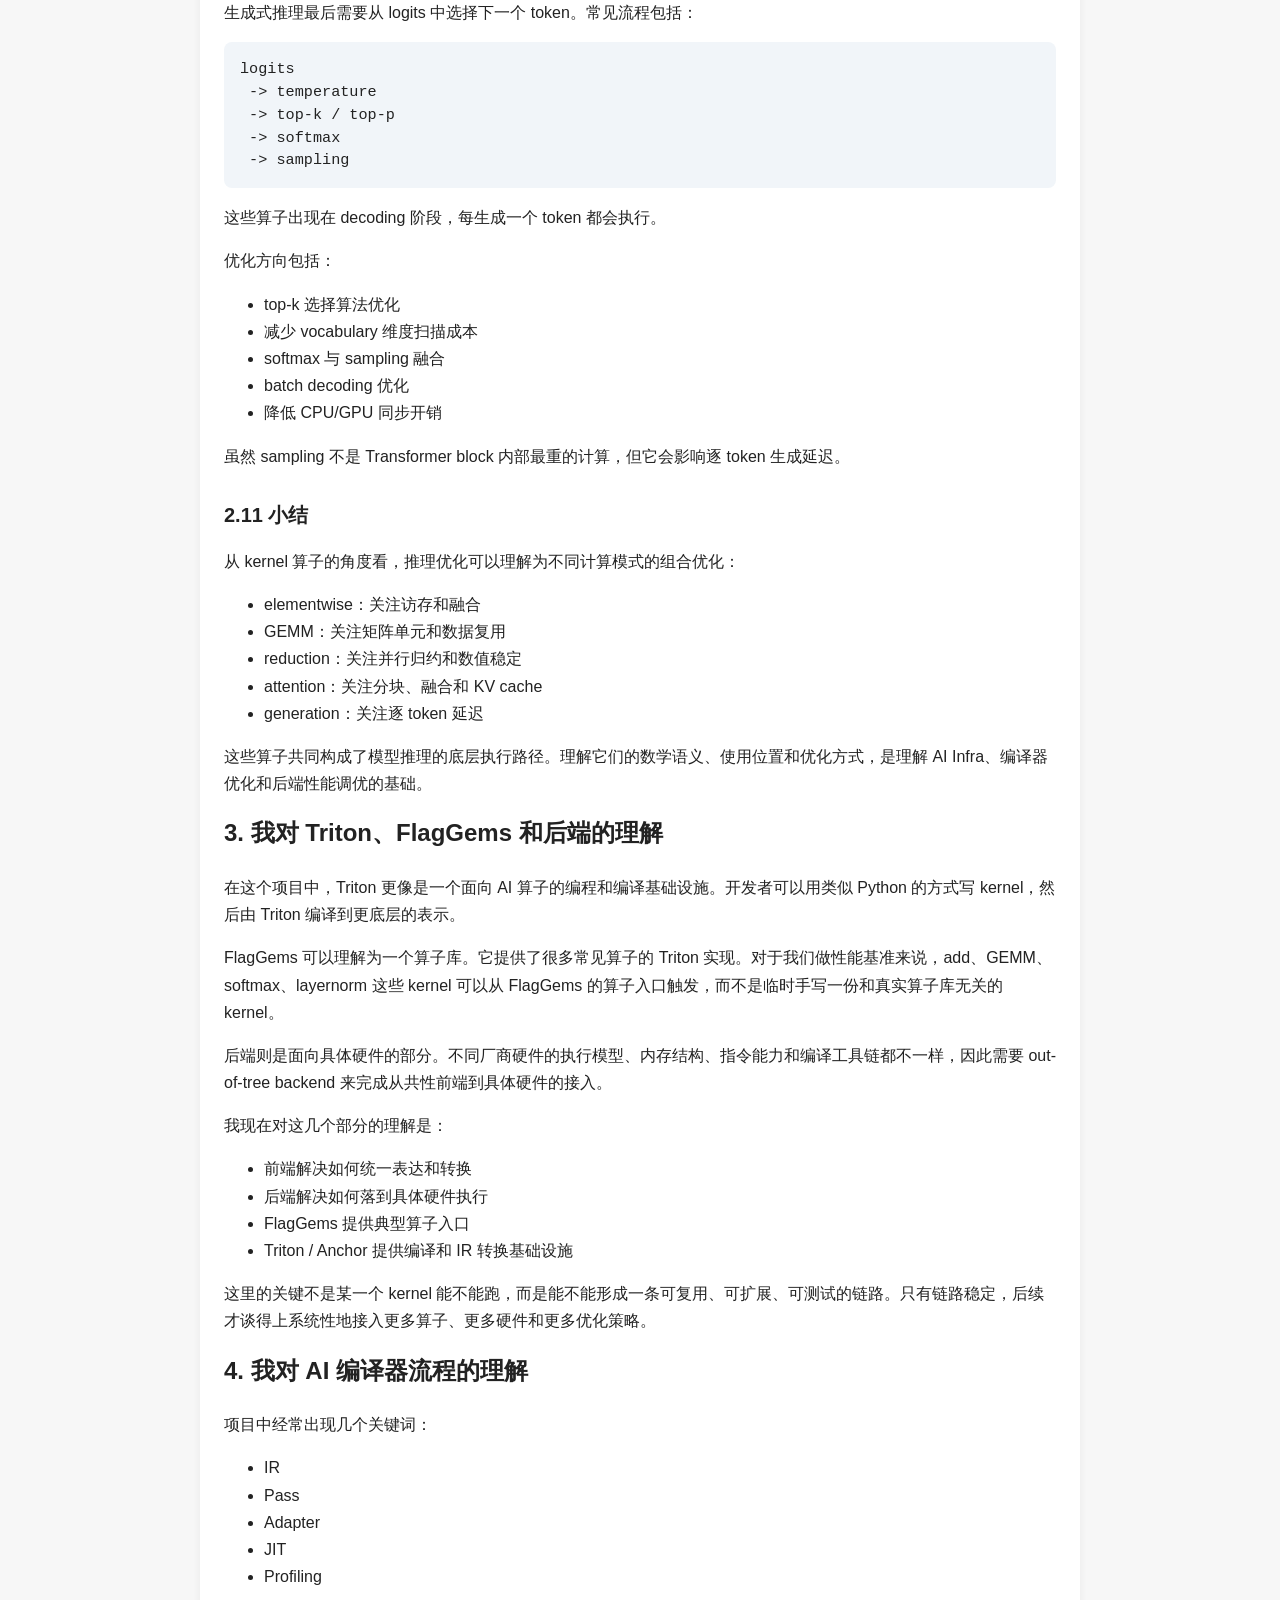
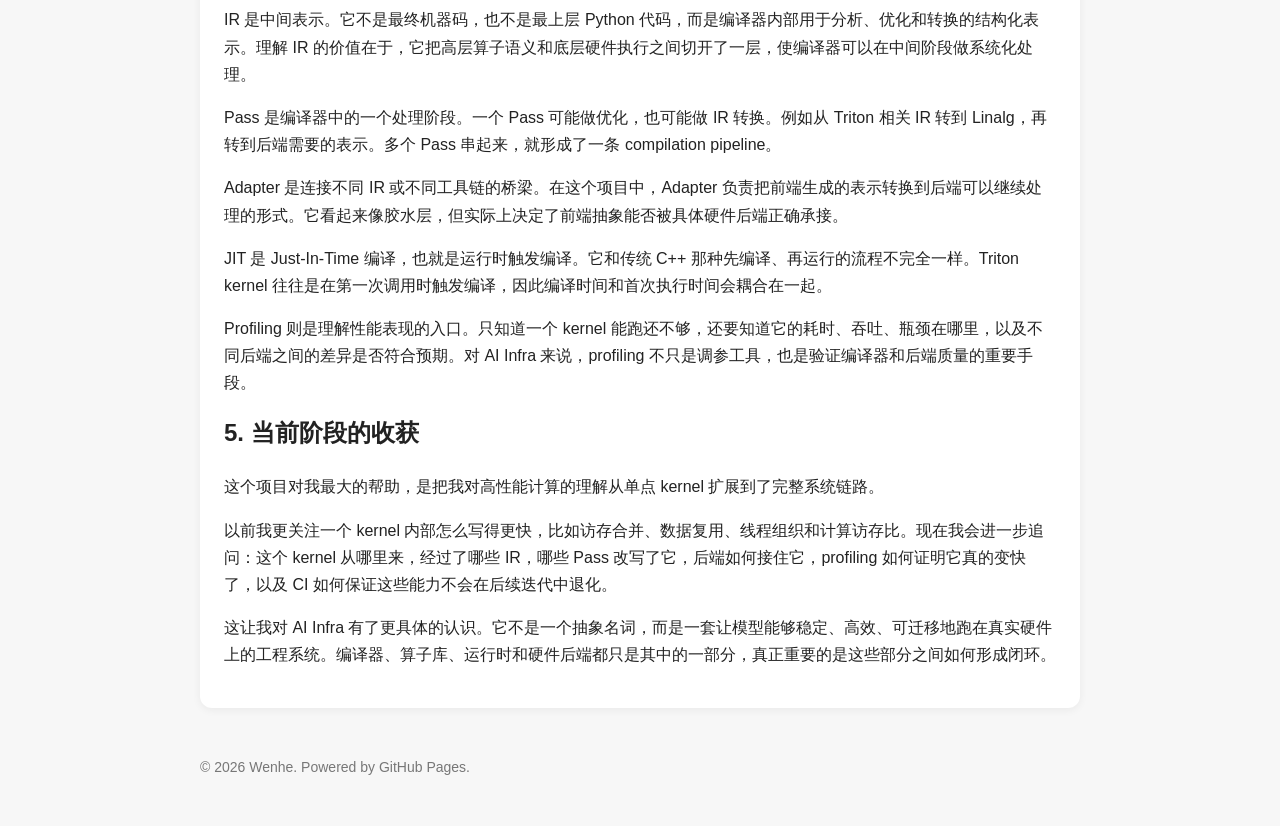
<file: posts/tech/2026-07-01-ai-infra-compiler-triton.html>
<!DOCTYPE html>
<html lang="zh-CN">
<head>
    <meta charset="UTF-8">
    <meta name="viewport" content="width=device-width, initial-scale=1.0">
    <title>从 AI 编译器项目理解 AI Infra - Wenhe 的博客</title>
    <meta name="description" content="记录技术学习、科研实践、读书笔记和日常思考。">
    <link rel="stylesheet" href="/assets/css/style.css">
</head>
<body>
    <div class="container">
        <header>
            <h1 class="site-title">从 AI 编译器项目理解 AI Infra</h1>
            <p class="subtitle">发布时间：2026-07-01</p>

            <nav>
                <a href="/">首页</a>
                <a href="/tech.html">技术笔记</a>
                <a href="/life.html">生活随笔</a>
                <a href="/about.html">关于我</a>
            </nav>
        </header>

        <main>
<article class="card">
    <p class="post-meta">发布时间：2026-07-01 · <a href="/tech.html">技术笔记</a></p>
<p>这段时间我参与了一个 AI 编译器相关项目，核心是围绕 Triton 构建一个共性前端，并适配不同硬件后端。</p>
<p>这个项目让我意识到，AI Infra 并不只是训练模型或者调用模型 API。它还包括模型推理背后的编译器、算子库、运行时、硬件后端、性能基准、CI/CD，以及一整套工程化保障。</p>
<p>这篇文章先记录我目前对整体框架的阶段性理解。后续我会再围绕每个部分展开，比如 Triton kernel、典型算子、IR 转换、后端适配、profiling 和 CI 流程。</p>
<h2>1. AI Infra 在模型推理中的位置</h2>
<p>大模型推理表面上是在执行一个模型，但从系统角度看，它其实是大量算子的组合执行。矩阵乘法、加法、softmax、layernorm 等算子会反复出现在 Transformer 结构中。</p>
<p>如果把应用层、模型资产、服务框架、编译运行时和硬件资源放在一张图里，AI Infra 的核心链路大致处在下面这个位置：</p>
<figure class="post-figure">
    <img src="/assets/images/ai-infra-position.svg" alt="AI Infra 在模型推理系统中的位置" loading="lazy">
    <figcaption>AI Infra 是连接业务应用、模型资产、推理服务、编译运行时和硬件资源的系统工程层。</figcaption>
</figure>
<p>也就是说，AI Infra 不是模型本身，也不是某一块具体硬件，而是让模型可以被部署、服务、优化、观测和维护的系统工程层。</p>
<p>这一部分我们重点研究的是编译优化与算子运行层。高性能算子通常有两类实现思路：一种是直接编写 CUDA 高性能代码，从算法和硬件特性出发，手动设计访存方式、并行粒度、线程映射和数据布局；另一种是通过 AI 编译器自动生成、优化或转换算子代码，把优化逻辑沉淀到编译流程、IR 表达和后端适配中。</p>
<p>这两种方式各有优势。手写 CUDA 的优势在于控制力强，开发者可以针对具体算子、具体硬件和具体数据规模做非常细致的优化，往往更容易逼近单个场景下的性能上限；但它的缺点也很明显：开发门槛高、调试成本高、可移植性弱，一旦算子形态、输入规模或硬件平台发生变化，很多优化都需要重新设计。</p>
<p>AI 编译器的优势则在于复用性和自动化。它希望把常见的优化策略抽象到编译器系统中，通过 IR、调度规则和后端代码生成，让更多算子和更多硬件共享同一套优化基础设施。这种方式可以降低高性能算子开发的门槛，也更适合面对模型结构快速变化、硬件平台多样化的 AI Infra 场景。不过，编译器生成代码也并不意味着一定能超过手写 CUDA：它依赖编译器对算子语义、硬件特性和调度空间的建模能力，在极致性能、特殊算子或复杂边界条件下，仍然可能需要人工介入和针对性优化。</p>
<p>因此，AI Infra 与传统 HPC 的交叉点并不是简单地用编译器替代手写优化，而是把 HPC 中对计算模式和硬件细节的理解，进一步系统化地沉淀到编译器基础设施中。手写 CUDA 更像是面向具体问题的精细优化，AI 编译器则更强调把这些优化经验变成可复用、可迁移、可扩展的系统能力。</p>
<h2>2. 从 Kernel 算子理解推理优化</h2>
<p>在 AI Infra 和 AI 编译器中，算子是连接模型表达、编译器优化和硬件执行的核心单位。深度学习框架中通常使用 operator 描述高层计算，例如 <code>torch.add</code>、<code>torch.mm</code>、<code>torch.softmax</code>；而在编译器和硬件执行层面，更关注 kernel，也就是某个算子在具体硬件上的执行实现。</p>
<p>同一个 operator 在不同 shape、dtype、硬件后端和调度策略下，可能会对应不同的 kernel。推理优化通常不是只看完整模型，而是需要拆解模型中高频出现的基础算子，分析它们的计算模式、访存模式、数值稳定性和可融合性。</p>
<p>常见推理算子可以大致分为几类：</p>
<ul>
        <li>Elementwise：代表算子包括 add、bias、activation，优化重点是减少访存和算子融合。</li>
        <li>Matrix Compute：代表算子包括 GEMM、QK^T、PV，优化重点是 tiling、矩阵计算单元和数据复用。</li>
        <li>Reduction：代表算子包括 softmax、layernorm、RMSNorm，优化重点是并行归约和数值稳定。</li>
        <li>Attention-specific：代表算子包括 RoPE、FlashAttention、KV cache，优化重点是分块、融合和减少 HBM 访问。</li>
        <li>Generation：代表算子包括 top-k、sampling，优化重点是降低逐 token 延迟。</li>
    </ul>
<h3>2.1 Add：最基础的 Elementwise 算子</h3>
<p>Add 是逐元素加法，最简单的形式是：</p>
<pre><code class="language-text">C[i] = A[i] + B[i]</code></pre>
<p>如果涉及 broadcasting，也可能是：</p>
<pre><code class="language-text">C[i, j] = A[i, j] + B[j]</code></pre>
<p>Add 在 Transformer 推理中非常常见，例如：</p>
<ul>
        <li>residual connection：<code>x + attention(x)</code></li>
        <li>bias add：<code>matmul(x, w) + bias</code></li>
        <li>attention mask：<code>attention_score + attention_mask</code></li>
        <li>embedding add：<code>token_embedding + position_embedding</code></li>
    </ul>
<p>Add 的计算量很小，通常不是 compute-bound，而是 memory-bound。也就是说，性能瓶颈主要来自内存读写，而不是加法本身。一个普通 add kernel 至少需要读取两个输入 tensor，再写回一个输出 tensor。</p>
<p>常见优化方向包括：</p>
<ul>
        <li>保证输入输出连续，提升内存访问效率</li>
        <li>使用向量化 load/store，一次处理多个元素</li>
        <li>优化 broadcasting，避免重复加载小张量</li>
        <li>与 bias、activation、residual 等 elementwise 操作融合</li>
        <li>减少中间 tensor 写回</li>
    </ul>
<p>Add 虽然数学上简单，但在编译器项目中非常适合作为最小闭环测试。它可以验证从高层算子入口到 IR 生成、Pass pipeline、后端 lowering 和运行时执行的基础链路是否打通。</p>
<h3>2.2 GEMM / Matmul：推理中的核心计算密集型算子</h3>
<p>GEMM 是通用矩阵乘法，形式为：</p>
<pre><code class="language-text">C = A x B</code></pre>
<p>展开后是：</p>
<pre><code class="language-text">C[i, j] = sum(A[i, k] * B[k, j])</code></pre>
<p>其中：</p>
<ul>
        <li>A: <code>[M, K]</code></li>
        <li>B: <code>[K, N]</code></li>
        <li>C: <code>[M, N]</code></li>
    </ul>
<p>GEMM 是 Transformer 推理中最重要的计算之一。大量线性层本质上都是矩阵乘法，例如：</p>
<ul>
        <li><code>Q = XWq</code></li>
        <li><code>K = XWk</code></li>
        <li><code>V = XWv</code></li>
        <li><code>O = Attention(Q, K, V)Wo</code></li>
        <li>MLP 中的 up projection / down projection</li>
        <li>hidden states 到 vocabulary logits 的投影</li>
    </ul>
<p>Attention 中的 <code>QK^T</code> 和 <code>softmax(QK^T)V</code> 本质上也可以视为矩阵乘法。</p>
<p>GEMM 通常是 compute-bound 算子，尤其在矩阵规模较大时，性能主要取决于硬件矩阵计算单元的利用率。常见优化方向包括：</p>
<ul>
        <li>tiling：将大矩阵切成小块</li>
        <li>blocking：让 tile 数据尽量驻留在 cache / shared memory / local memory 中</li>
        <li>data reuse：提高 A、B tile 的复用率</li>
        <li>使用 Tensor Core / NPU / TPU 矩阵单元</li>
        <li>fp16 / bf16 输入，fp32 accumulation</li>
        <li>调整 layout，减少转置和非连续访问</li>
        <li>matmul + bias + activation 融合</li>
        <li>int8 / int4 量化 GEMM</li>
    </ul>
<p>GEMM 是检验编译器和后端能力的重要算子。它不仅要求正确 lowering 矩阵乘法，还要求能生成适合硬件矩阵单元的高效代码。</p>
<h3>2.3 Softmax：Attention 中的数值稳定归一化</h3>
<p>Softmax 用于将一组分数转换为概率分布：</p>
<pre><code class="language-text">softmax(x_i) = exp(x_i) / sum(exp(x_j))</code></pre>
<p>实际实现中通常使用数值稳定版本：</p>
<pre><code class="language-text">m = max(x)
softmax(x_i) = exp(x_i - m) / sum(exp(x_j - m))</code></pre>
<p>减去最大值不会改变 softmax 的数学结果，但可以避免 <code>exp(x)</code> 溢出。</p>
<p>Softmax 最典型的使用位置是 attention：</p>
<pre><code class="language-text">score = QK^T / sqrt(d)
prob = softmax(score)
output = prob x V</code></pre>
<p>Softmax 的计算模式通常包含：</p>
<ul>
        <li>max reduction</li>
        <li>subtract max</li>
        <li>exp</li>
        <li>sum reduction</li>
        <li>divide by sum</li>
    </ul>
<p>因此它既包含归约，也包含 elementwise 操作。优化方向包括：</p>
<ul>
        <li>高效并行归约 max 和 sum</li>
        <li>减少中间结果写回全局内存</li>
        <li>保证数值稳定性</li>
        <li>优化 attention mask 处理</li>
        <li>使用近似 exp 或硬件 exp 指令</li>
        <li>与 attention 融合，减少 score / prob 中间矩阵写回</li>
    </ul>
<p>FlashAttention 是 softmax 相关优化的典型代表。其核心思想是分块计算 attention，并使用 online softmax 维护局部和全局归一化信息，从而避免显式保存完整 attention score 矩阵，大幅减少 HBM 访问。</p>
<h3>2.4 LayerNorm：Transformer 中的高频归一化算子</h3>
<p>LayerNorm 的公式为：</p>
<pre><code class="language-text">mean = sum(x) / N
var = sum((x - mean)^2) / N
y = (x - mean) / sqrt(var + eps) * gamma + beta</code></pre>
<p>其中：</p>
<ul>
        <li>gamma：缩放参数</li>
        <li>beta：平移参数</li>
        <li>eps：防止除零</li>
    </ul>
<p>LayerNorm 在 Transformer 中非常常见，例如：</p>
<ul>
        <li>layernorm -&gt; attention</li>
        <li>residual add -&gt; layernorm</li>
        <li>layernorm -&gt; MLP</li>
    </ul>
<p>LayerNorm 的计算模式是 reduction + elementwise。它需要先计算均值和方差，再对每个元素做归一化、缩放和平移。相比 GEMM，它的计算密度较低，更容易受到访存、归约效率和 kernel launch 开销影响。</p>
<p>常见优化方向包括：</p>
<ul>
        <li>高效计算 mean 和 variance</li>
        <li>使用 fp32 accumulation 保证统计稳定性</li>
        <li>向量化 hidden dimension 的读取和写回</li>
        <li>减少中间 buffer</li>
        <li>residual add + layernorm 融合</li>
        <li>bias + layernorm 融合</li>
        <li>针对固定 hidden size 做特化 kernel</li>
    </ul>
<p>LayerNorm 代表了一类不同于 GEMM 的优化问题：它不是为了吃满矩阵计算单元，而是要减少访存、降低归约开销，并提升小规模并行效率。</p>
<h3>2.5 RMSNorm：LayerNorm 的常见替代</h3>
<p>RMSNorm 是 Root Mean Square Normalization。它不计算均值，只基于均方根做归一化：</p>
<pre><code class="language-text">rms = sqrt(mean(x^2) + eps)
y = x / rms * weight</code></pre>
<p>相比 LayerNorm，RMSNorm 少了均值计算，结构更简单。许多 LLM 使用 RMSNorm，例如 LLaMA 系列。</p>
<p>常见优化方向包括：</p>
<ul>
        <li>高效计算 <code>sum(x^2)</code></li>
        <li>使用 fp32 accumulation</li>
        <li>向量化 hidden dimension</li>
        <li>residual add + RMSNorm 融合</li>
        <li>针对固定 hidden size 特化</li>
    </ul>
<p>RMSNorm 是推理系统中很值得关注的归一化算子，因为它在现代 LLM 中出现频率很高。</p>
<h3>2.6 Activation：GELU / SiLU / ReLU</h3>
<p>Activation 用于引入非线性。常见激活函数包括：</p>
<pre><code class="language-text">ReLU(x) = max(0, x)
SiLU(x) = x * sigmoid(x)
GELU(x) ~= x * Phi(x)</code></pre>
<p>它们通常出现在 MLP / FFN 中：</p>
<pre><code class="language-text">Linear -&gt; Activation -&gt; Linear</code></pre>
<p>在 LLaMA 等模型中，还常见 SwiGLU 结构，其核心包括 SiLU 相关计算。</p>
<p>Activation 通常是 elementwise 算子，优化重点包括：</p>
<ul>
        <li>与 bias add 融合</li>
        <li>与 GEMM epilogue 融合</li>
        <li>使用近似公式降低 exp / tanh 成本</li>
        <li>向量化 elementwise 计算</li>
        <li>减少中间 tensor 写回</li>
    </ul>
<p>Activation 本身计算不一定重，但出现频率高，且非常适合与前后的线性层或 elementwise 操作融合。</p>
<h3>2.7 RoPE：Rotary Position Embedding</h3>
<p>RoPE 用于向 Query 和 Key 注入位置信息。它通过对向量的偶数维和奇数维做旋转变换实现：</p>
<pre><code class="language-text">q_even, q_odd -&gt; rotate(q, sin, cos)
k_even, k_odd -&gt; rotate(k, sin, cos)</code></pre>
<p>RoPE 通常出现在 attention 计算之前：</p>
<pre><code class="language-text">Q, K = apply_rope(Q, K)
score = QK^T</code></pre>
<p>常见优化方向包括：</p>
<ul>
        <li>预计算 sin / cos</li>
        <li>向量化偶数维和奇数维处理</li>
        <li>与 Q/K projection 融合</li>
        <li>与 attention kernel 融合</li>
        <li>减少 Q/K 中间结果写回</li>
    </ul>
<p>RoPE 是 LLM 推理中很典型的 attention-specific 算子。</p>
<h3>2.8 Attention / FlashAttention</h3>
<p>标准 attention 计算流程是：</p>
<pre><code class="language-text">score = QK^T / sqrt(d)
prob = softmax(score)
out = prob x V</code></pre>
<p>其中包含 GEMM、scale、mask、softmax 和 GEMM。如果直接实现，可能会显式生成完整的 score 矩阵和 prob 矩阵，造成大量内存读写。</p>
<p>FlashAttention 的核心优化思路是：</p>
<ul>
        <li>分块计算 <code>QK^T</code></li>
        <li>在线维护 softmax 的 max 和 sum</li>
        <li>不显式保存完整 attention score</li>
        <li>直接累积输出</li>
    </ul>
<p>它的优化重点包括：</p>
<ul>
        <li>block tiling</li>
        <li>online softmax</li>
        <li>减少 HBM 访问</li>
        <li>causal mask 融合</li>
        <li>KV cache 友好访问</li>
        <li>多 head / grouped-query attention 优化</li>
    </ul>
<p>Attention 是推理优化中最核心的组合型算子之一。</p>
<h3>2.9 Quant / Dequant</h3>
<p>量化用于降低数据精度，从而减少存储和带宽压力：</p>
<pre><code class="language-text">fp16 / bf16 -&gt; int8 / int4</code></pre>
<p>反量化则将低精度数据恢复到计算所需格式：</p>
<pre><code class="language-text">int8 / int4 -&gt; fp16 / fp32</code></pre>
<p>在 LLM 推理中，常见量化方式包括：</p>
<ul>
        <li>weight-only int8 / int4</li>
        <li>activation quantization</li>
        <li>KV cache quantization</li>
    </ul>
<p>优化方向包括：</p>
<ul>
        <li>dequant 与 GEMM 融合</li>
        <li>per-channel / per-group scale 优化</li>
        <li>减少 scale / zero point 加载开销</li>
        <li>使用低精度矩阵指令</li>
        <li>平衡精度损失和吞吐提升</li>
    </ul>
<p>量化相关算子对推理部署非常重要，尤其在显存容量和带宽受限时。</p>
<h3>2.10 Top-k / Sampling</h3>
<p>生成式推理最后需要从 logits 中选择下一个 token。常见流程包括：</p>
<pre><code class="language-text">logits
 -&gt; temperature
 -&gt; top-k / top-p
 -&gt; softmax
 -&gt; sampling</code></pre>
<p>这些算子出现在 decoding 阶段，每生成一个 token 都会执行。</p>
<p>优化方向包括：</p>
<ul>
        <li>top-k 选择算法优化</li>
        <li>减少 vocabulary 维度扫描成本</li>
        <li>softmax 与 sampling 融合</li>
        <li>batch decoding 优化</li>
        <li>降低 CPU/GPU 同步开销</li>
    </ul>
<p>虽然 sampling 不是 Transformer block 内部最重的计算，但它会影响逐 token 生成延迟。</p>
<h3>2.11 小结</h3>
<p>从 kernel 算子的角度看，推理优化可以理解为不同计算模式的组合优化：</p>
<ul>
        <li>elementwise：关注访存和融合</li>
        <li>GEMM：关注矩阵单元和数据复用</li>
        <li>reduction：关注并行归约和数值稳定</li>
        <li>attention：关注分块、融合和 KV cache</li>
        <li>generation：关注逐 token 延迟</li>
    </ul>
<p>这些算子共同构成了模型推理的底层执行路径。理解它们的数学语义、使用位置和优化方式，是理解 AI Infra、编译器优化和后端性能调优的基础。</p>
<h2>3. 我对 Triton、FlagGems 和后端的理解</h2>
<p>在这个项目中，Triton 更像是一个面向 AI 算子的编程和编译基础设施。开发者可以用类似 Python 的方式写 kernel，然后由 Triton 编译到更底层的表示。</p>
<p>FlagGems 可以理解为一个算子库。它提供了很多常见算子的 Triton 实现。对于我们做性能基准来说，add、GEMM、softmax、layernorm 这些 kernel 可以从 FlagGems 的算子入口触发，而不是临时手写一份和真实算子库无关的 kernel。</p>
<p>后端则是面向具体硬件的部分。不同厂商硬件的执行模型、内存结构、指令能力和编译工具链都不一样，因此需要 out-of-tree backend 来完成从共性前端到具体硬件的接入。</p>
<p>我现在对这几个部分的理解是：</p>
<ul>
        <li>前端解决如何统一表达和转换</li>
        <li>后端解决如何落到具体硬件执行</li>
        <li>FlagGems 提供典型算子入口</li>
        <li>Triton / Anchor 提供编译和 IR 转换基础设施</li>
    </ul>
<p>这里的关键不是某一个 kernel 能不能跑，而是能不能形成一条可复用、可扩展、可测试的链路。只有链路稳定，后续才谈得上系统性地接入更多算子、更多硬件和更多优化策略。</p>
<h2>4. 我对 AI 编译器流程的理解</h2>
<p>项目中经常出现几个关键词：</p>
<ul>
        <li>IR</li>
        <li>Pass</li>
        <li>Adapter</li>
        <li>JIT</li>
        <li>Profiling</li>
    </ul>
<p>IR 是中间表示。它不是最终机器码，也不是最上层 Python 代码，而是编译器内部用于分析、优化和转换的结构化表示。理解 IR 的价值在于，它把高层算子语义和底层硬件执行之间切开了一层，使编译器可以在中间阶段做系统化处理。</p>
<p>Pass 是编译器中的一个处理阶段。一个 Pass 可能做优化，也可能做 IR 转换。例如从 Triton 相关 IR 转到 Linalg，再转到后端需要的表示。多个 Pass 串起来，就形成了一条 compilation pipeline。</p>
<p>Adapter 是连接不同 IR 或不同工具链的桥梁。在这个项目中，Adapter 负责把前端生成的表示转换到后端可以继续处理的形式。它看起来像胶水层，但实际上决定了前端抽象能否被具体硬件后端正确承接。</p>
<p>JIT 是 Just-In-Time 编译，也就是运行时触发编译。它和传统 C++ 那种先编译、再运行的流程不完全一样。Triton kernel 往往是在第一次调用时触发编译，因此编译时间和首次执行时间会耦合在一起。</p>
<p>Profiling 则是理解性能表现的入口。只知道一个 kernel 能跑还不够，还要知道它的耗时、吞吐、瓶颈在哪里，以及不同后端之间的差异是否符合预期。对 AI Infra 来说，profiling 不只是调参工具，也是验证编译器和后端质量的重要手段。</p>
<h2>5. 当前阶段的收获</h2>
<p>这个项目对我最大的帮助，是把我对高性能计算的理解从单点 kernel 扩展到了完整系统链路。</p>
<p>以前我更关注一个 kernel 内部怎么写得更快，比如访存合并、数据复用、线程组织和计算访存比。现在我会进一步追问：这个 kernel 从哪里来，经过了哪些 IR，哪些 Pass 改写了它，后端如何接住它，profiling 如何证明它真的变快了，以及 CI 如何保证这些能力不会在后续迭代中退化。</p>
<p>这让我对 AI Infra 有了更具体的认识。它不是一个抽象名词，而是一套让模型能够稳定、高效、可迁移地跑在真实硬件上的工程系统。编译器、算子库、运行时和硬件后端都只是其中的一部分，真正重要的是这些部分之间如何形成闭环。</p>
</article>

        </main>

        <footer>
            <p>© 2026 Wenhe. Powered by GitHub Pages.</p>
        </footer>
    </div>
</body>
</html>
</file>
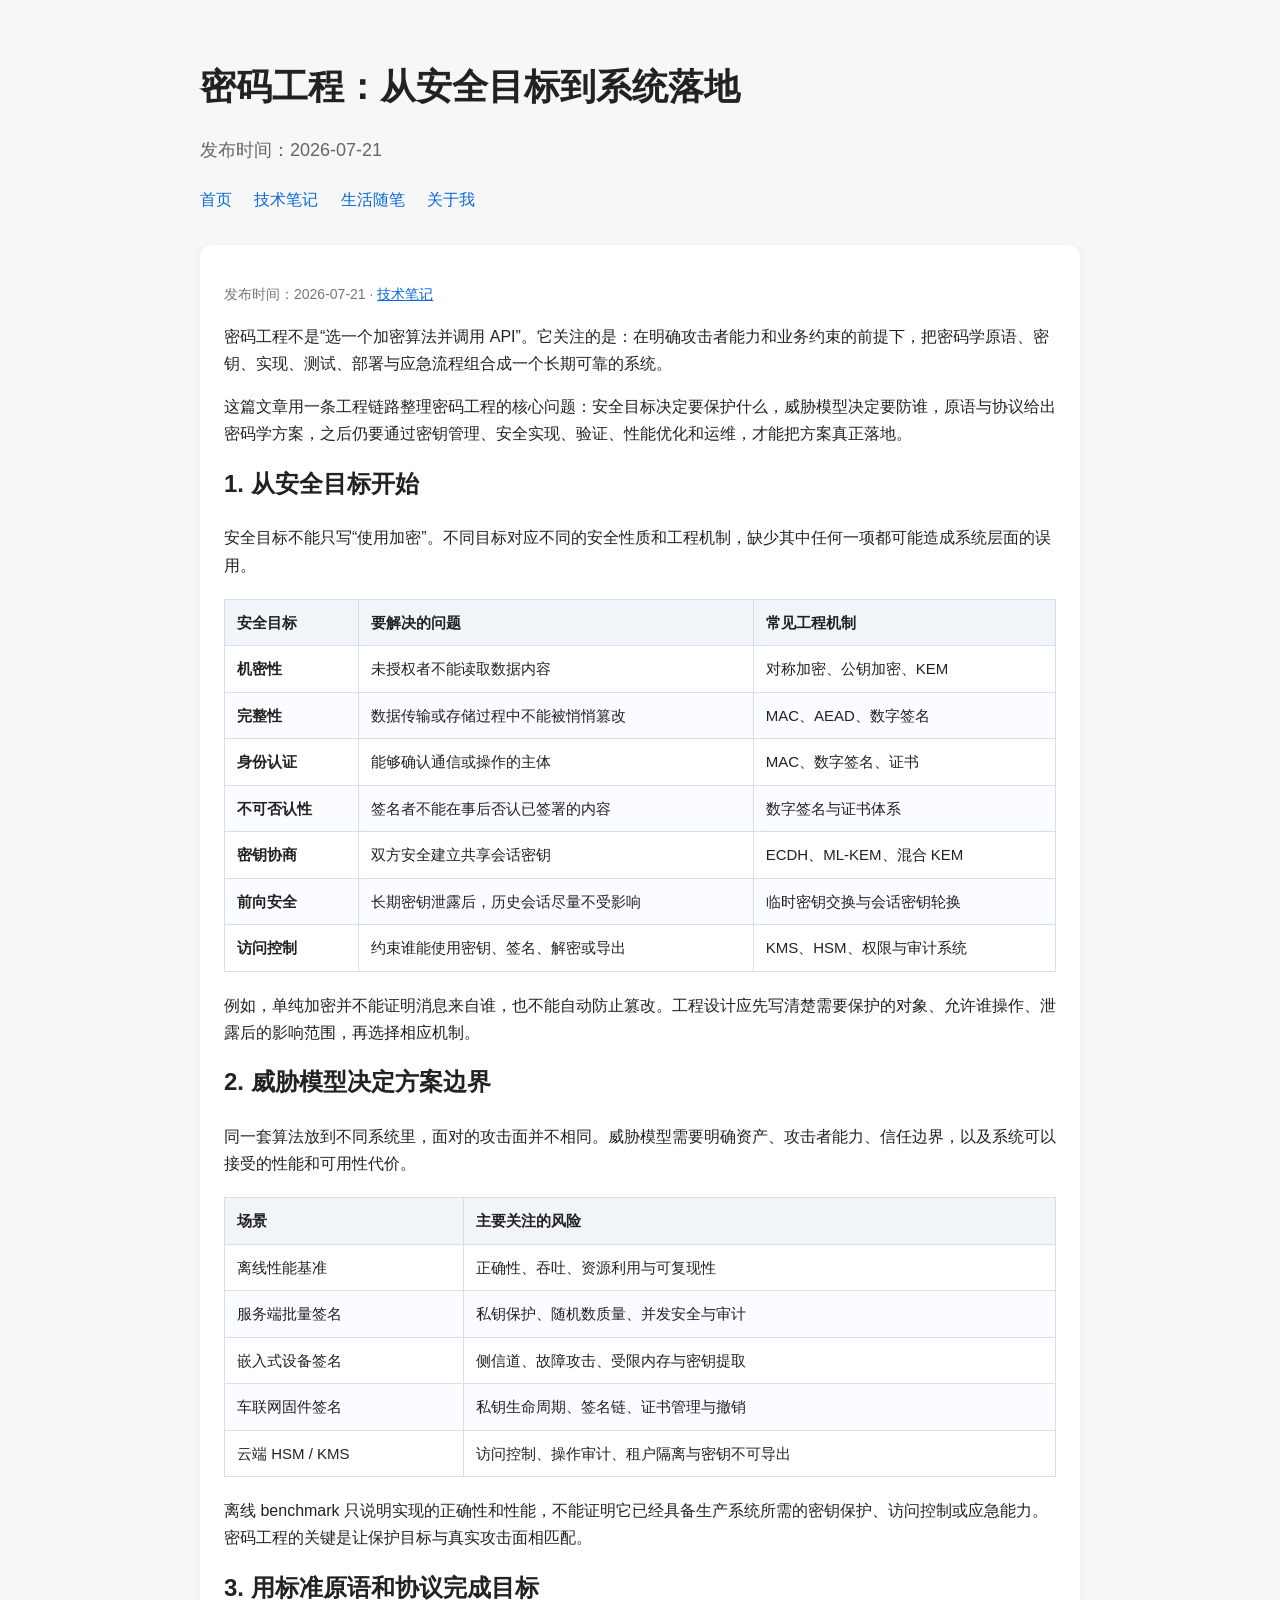
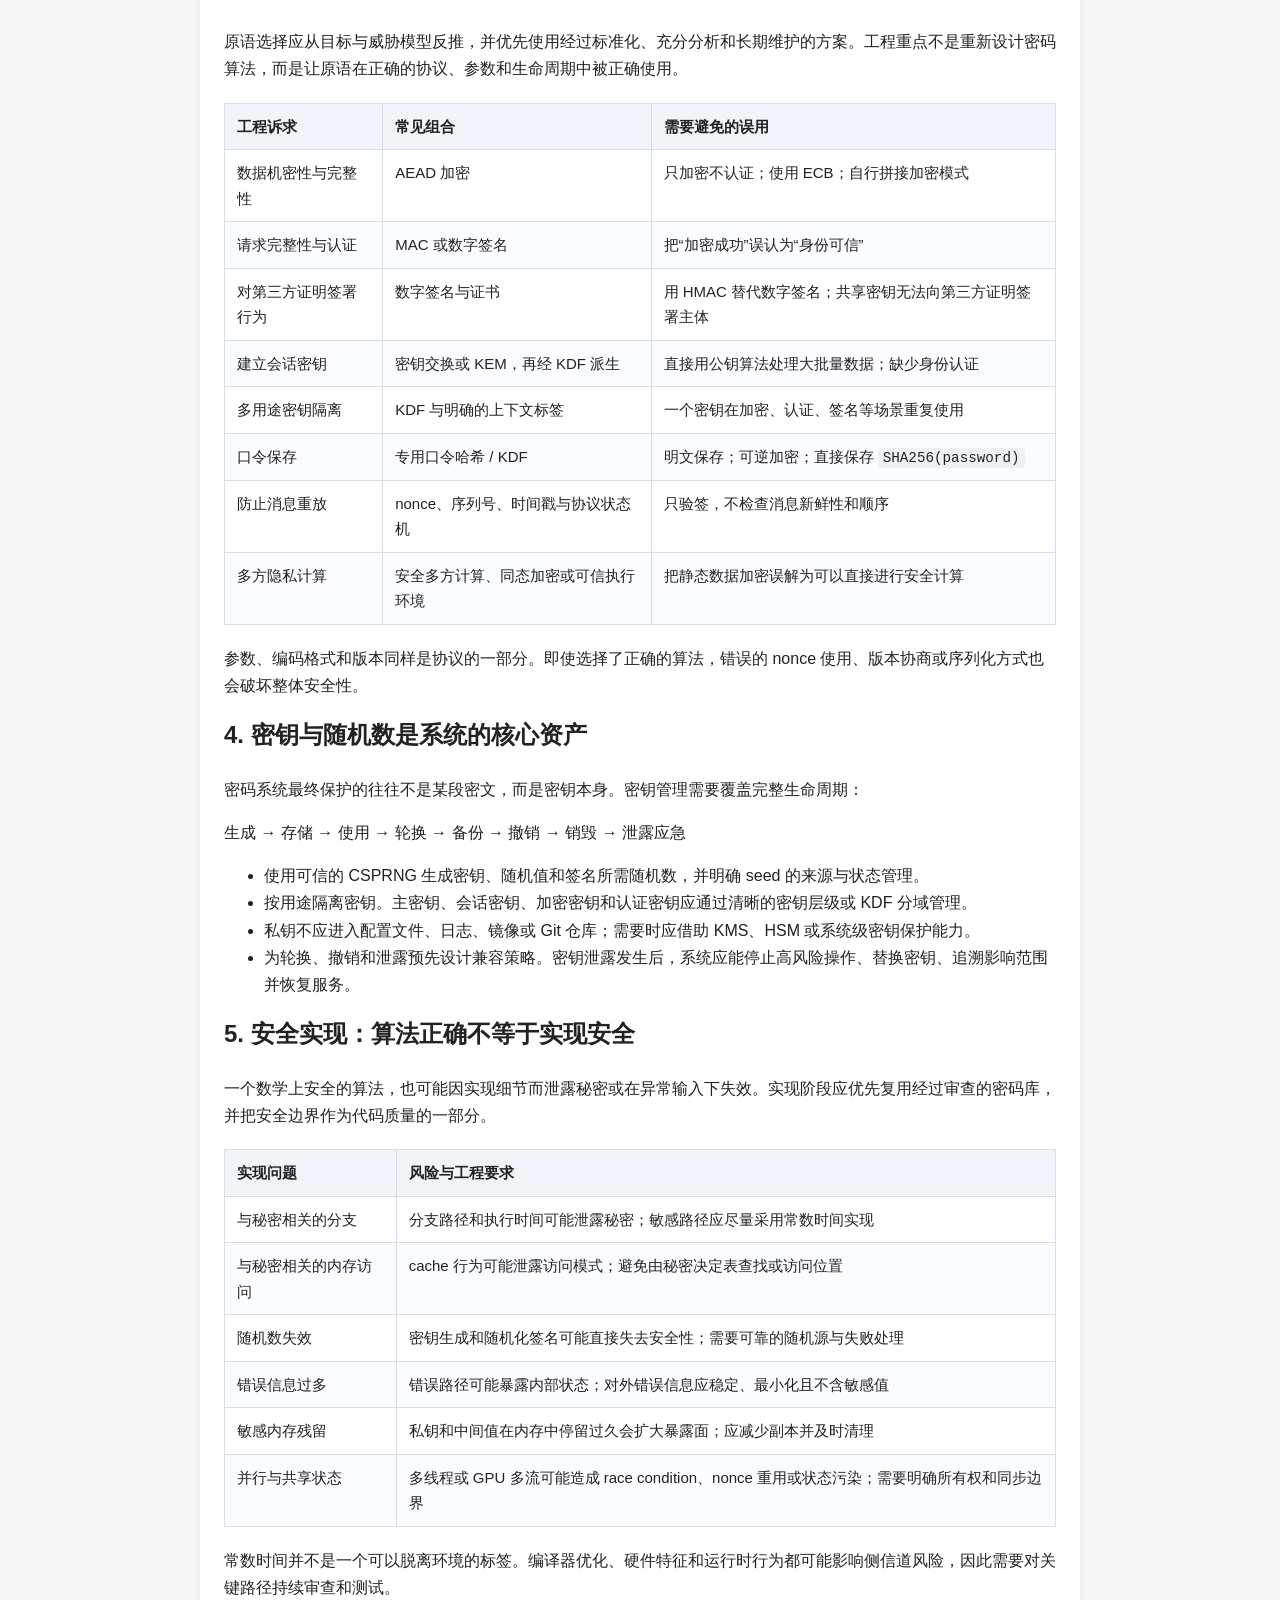
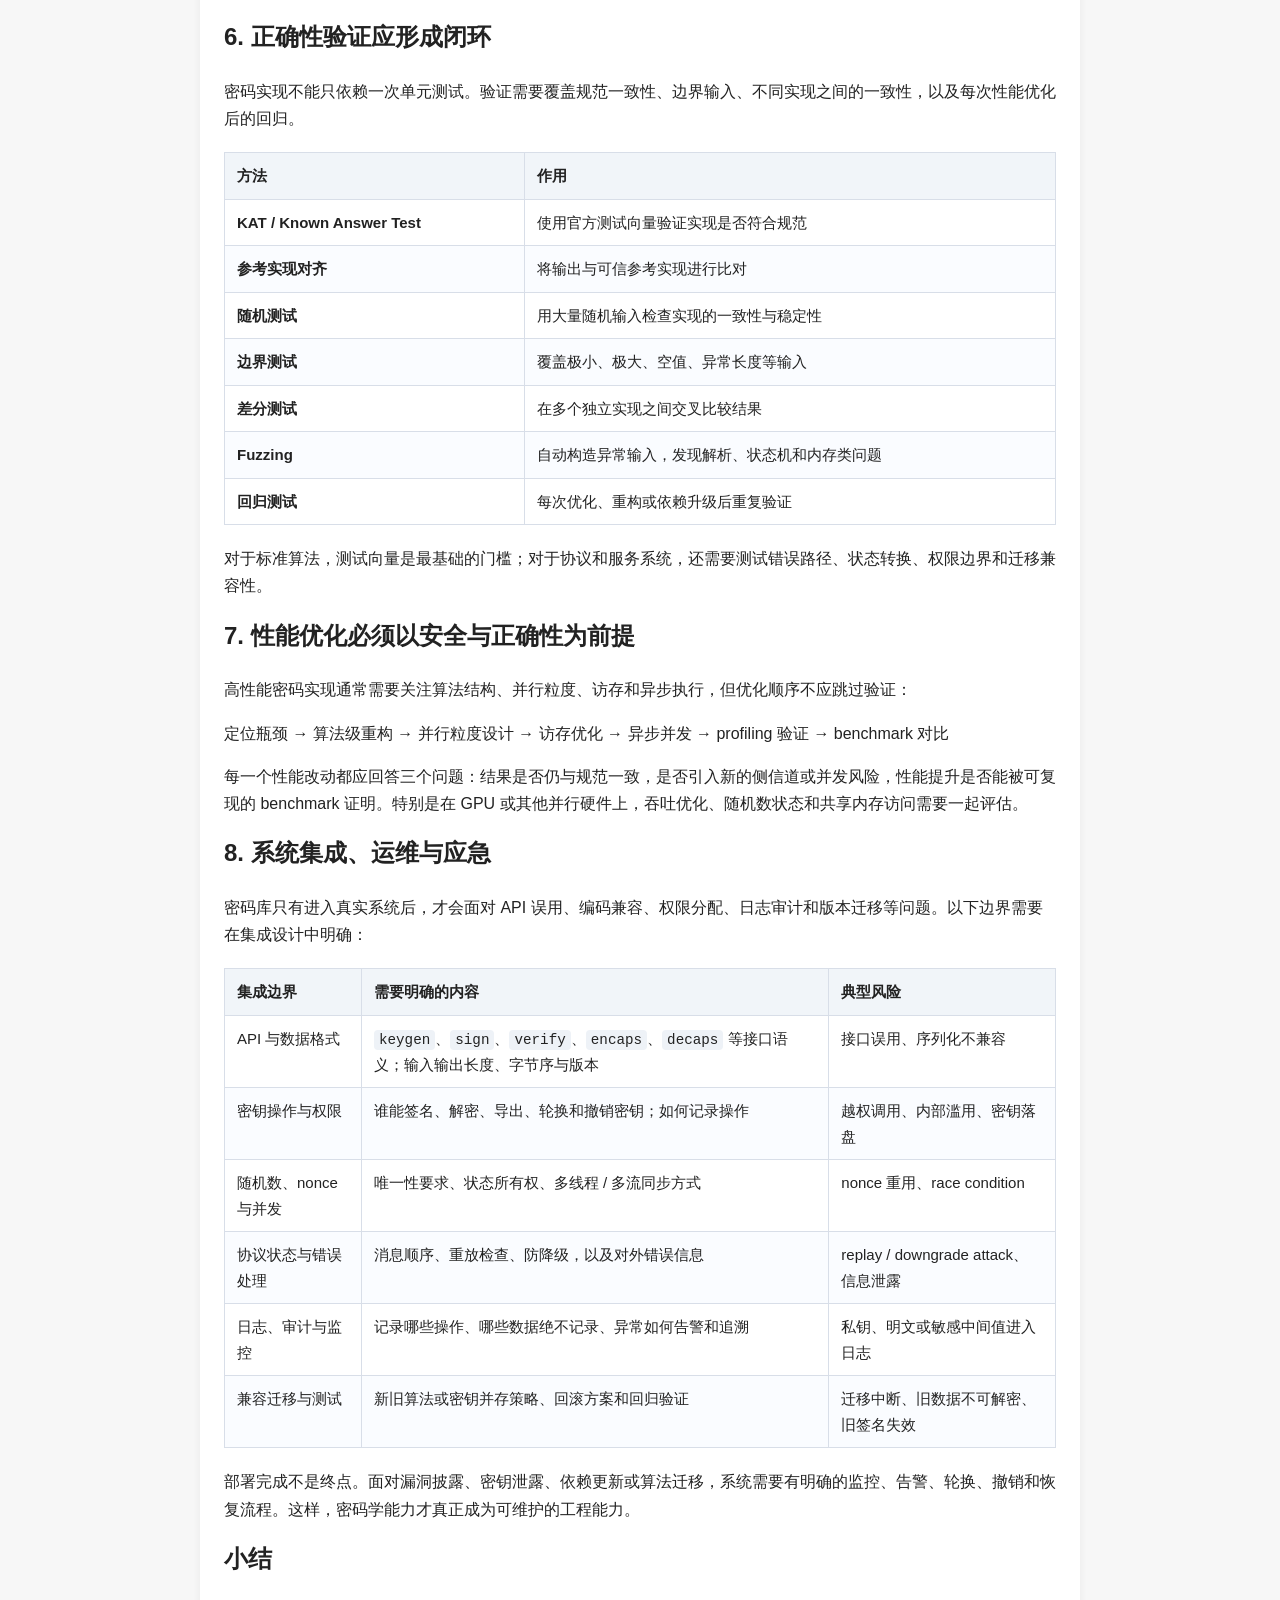
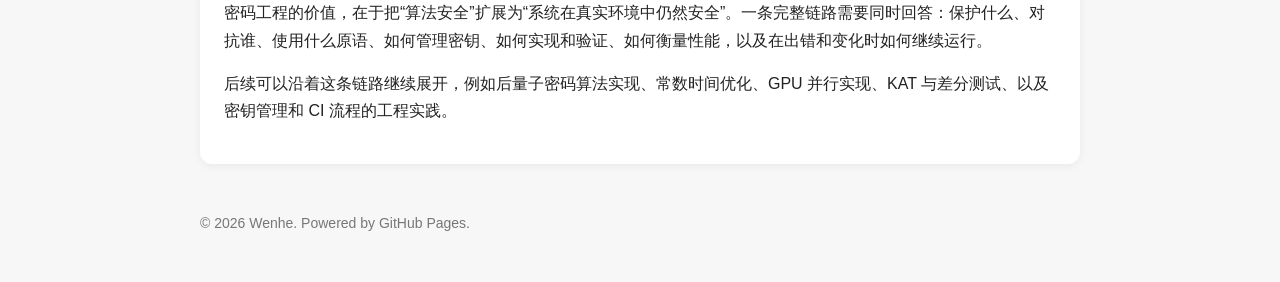
<file: posts/tech/2026-07-21-cryptography-engineering-overview.html>
<!DOCTYPE html>
<html lang="zh-CN">
<head>
    <meta charset="UTF-8">
    <meta name="viewport" content="width=device-width, initial-scale=1.0">
    <title>密码工程：从安全目标到系统落地 - Wenhe 的博客</title>
    <meta name="description" content="记录技术学习、科研实践、读书笔记和日常思考。">
    <link rel="stylesheet" href="/assets/css/style.css">
</head>
<body>
    <div class="container">
        <header>
            <h1 class="site-title">密码工程：从安全目标到系统落地</h1>
            <p class="subtitle">发布时间：2026-07-21</p>

            <nav>
                <a href="/">首页</a>
                <a href="/tech.html">技术笔记</a>
                <a href="/life.html">生活随笔</a>
                <a href="/about.html">关于我</a>
            </nav>
        </header>

        <main>
<article class="card">
    <p class="post-meta">发布时间：2026-07-21 · <a href="/tech.html">技术笔记</a></p>
<p>密码工程不是“选一个加密算法并调用 API”。它关注的是：在明确攻击者能力和业务约束的前提下，把密码学原语、密钥、实现、测试、部署与应急流程组合成一个长期可靠的系统。</p>
<p>这篇文章用一条工程链路整理密码工程的核心问题：安全目标决定要保护什么，威胁模型决定要防谁，原语与协议给出密码学方案，之后仍要通过密钥管理、安全实现、验证、性能优化和运维，才能把方案真正落地。</p>
<h2>1. 从安全目标开始</h2>
<p>安全目标不能只写“使用加密”。不同目标对应不同的安全性质和工程机制，缺少其中任何一项都可能造成系统层面的误用。</p>
<div class="table-wrap">
    <table>
        <thead><tr><th scope="col" class="table-left">安全目标</th><th scope="col" class="table-left">要解决的问题</th><th scope="col" class="table-left">常见工程机制</th></tr></thead>
        <tbody>
        <tr><td class="table-left"><strong>机密性</strong></td><td class="table-left">未授权者不能读取数据内容</td><td class="table-left">对称加密、公钥加密、KEM</td></tr>
        <tr><td class="table-left"><strong>完整性</strong></td><td class="table-left">数据传输或存储过程中不能被悄悄篡改</td><td class="table-left">MAC、AEAD、数字签名</td></tr>
        <tr><td class="table-left"><strong>身份认证</strong></td><td class="table-left">能够确认通信或操作的主体</td><td class="table-left">MAC、数字签名、证书</td></tr>
        <tr><td class="table-left"><strong>不可否认性</strong></td><td class="table-left">签名者不能在事后否认已签署的内容</td><td class="table-left">数字签名与证书体系</td></tr>
        <tr><td class="table-left"><strong>密钥协商</strong></td><td class="table-left">双方安全建立共享会话密钥</td><td class="table-left">ECDH、ML-KEM、混合 KEM</td></tr>
        <tr><td class="table-left"><strong>前向安全</strong></td><td class="table-left">长期密钥泄露后，历史会话尽量不受影响</td><td class="table-left">临时密钥交换与会话密钥轮换</td></tr>
        <tr><td class="table-left"><strong>访问控制</strong></td><td class="table-left">约束谁能使用密钥、签名、解密或导出</td><td class="table-left">KMS、HSM、权限与审计系统</td></tr>
        </tbody>
    </table>
</div>
<p>例如，单纯加密并不能证明消息来自谁，也不能自动防止篡改。工程设计应先写清楚需要保护的对象、允许谁操作、泄露后的影响范围，再选择相应机制。</p>
<h2>2. 威胁模型决定方案边界</h2>
<p>同一套算法放到不同系统里，面对的攻击面并不相同。威胁模型需要明确资产、攻击者能力、信任边界，以及系统可以接受的性能和可用性代价。</p>
<div class="table-wrap">
    <table>
        <thead><tr><th scope="col" class="table-left">场景</th><th scope="col" class="table-left">主要关注的风险</th></tr></thead>
        <tbody>
        <tr><td class="table-left">离线性能基准</td><td class="table-left">正确性、吞吐、资源利用与可复现性</td></tr>
        <tr><td class="table-left">服务端批量签名</td><td class="table-left">私钥保护、随机数质量、并发安全与审计</td></tr>
        <tr><td class="table-left">嵌入式设备签名</td><td class="table-left">侧信道、故障攻击、受限内存与密钥提取</td></tr>
        <tr><td class="table-left">车联网固件签名</td><td class="table-left">私钥生命周期、签名链、证书管理与撤销</td></tr>
        <tr><td class="table-left">云端 HSM / KMS</td><td class="table-left">访问控制、操作审计、租户隔离与密钥不可导出</td></tr>
        </tbody>
    </table>
</div>
<p>离线 benchmark 只说明实现的正确性和性能，不能证明它已经具备生产系统所需的密钥保护、访问控制或应急能力。密码工程的关键是让保护目标与真实攻击面相匹配。</p>
<h2>3. 用标准原语和协议完成目标</h2>
<p>原语选择应从目标与威胁模型反推，并优先使用经过标准化、充分分析和长期维护的方案。工程重点不是重新设计密码算法，而是让原语在正确的协议、参数和生命周期中被正确使用。</p>
<div class="table-wrap">
    <table>
        <thead><tr><th scope="col" class="table-left">工程诉求</th><th scope="col" class="table-left">常见组合</th><th scope="col" class="table-left">需要避免的误用</th></tr></thead>
        <tbody>
        <tr><td class="table-left">数据机密性与完整性</td><td class="table-left">AEAD 加密</td><td class="table-left">只加密不认证；使用 ECB；自行拼接加密模式</td></tr>
        <tr><td class="table-left">请求完整性与认证</td><td class="table-left">MAC 或数字签名</td><td class="table-left">把“加密成功”误认为“身份可信”</td></tr>
        <tr><td class="table-left">对第三方证明签署行为</td><td class="table-left">数字签名与证书</td><td class="table-left">用 HMAC 替代数字签名；共享密钥无法向第三方证明签署主体</td></tr>
        <tr><td class="table-left">建立会话密钥</td><td class="table-left">密钥交换或 KEM，再经 KDF 派生</td><td class="table-left">直接用公钥算法处理大批量数据；缺少身份认证</td></tr>
        <tr><td class="table-left">多用途密钥隔离</td><td class="table-left">KDF 与明确的上下文标签</td><td class="table-left">一个密钥在加密、认证、签名等场景重复使用</td></tr>
        <tr><td class="table-left">口令保存</td><td class="table-left">专用口令哈希 / KDF</td><td class="table-left">明文保存；可逆加密；直接保存 <code>SHA256(password)</code></td></tr>
        <tr><td class="table-left">防止消息重放</td><td class="table-left">nonce、序列号、时间戳与协议状态机</td><td class="table-left">只验签，不检查消息新鲜性和顺序</td></tr>
        <tr><td class="table-left">多方隐私计算</td><td class="table-left">安全多方计算、同态加密或可信执行环境</td><td class="table-left">把静态数据加密误解为可以直接进行安全计算</td></tr>
        </tbody>
    </table>
</div>
<p>参数、编码格式和版本同样是协议的一部分。即使选择了正确的算法，错误的 nonce 使用、版本协商或序列化方式也会破坏整体安全性。</p>
<h2>4. 密钥与随机数是系统的核心资产</h2>
<p>密码系统最终保护的往往不是某段密文，而是密钥本身。密钥管理需要覆盖完整生命周期：</p>
<p>生成 → 存储 → 使用 → 轮换 → 备份 → 撤销 → 销毁 → 泄露应急</p>
<ul>
        <li>使用可信的 CSPRNG 生成密钥、随机值和签名所需随机数，并明确 seed 的来源与状态管理。</li>
        <li>按用途隔离密钥。主密钥、会话密钥、加密密钥和认证密钥应通过清晰的密钥层级或 KDF 分域管理。</li>
        <li>私钥不应进入配置文件、日志、镜像或 Git 仓库；需要时应借助 KMS、HSM 或系统级密钥保护能力。</li>
        <li>为轮换、撤销和泄露预先设计兼容策略。密钥泄露发生后，系统应能停止高风险操作、替换密钥、追溯影响范围并恢复服务。</li>
    </ul>
<h2>5. 安全实现：算法正确不等于实现安全</h2>
<p>一个数学上安全的算法，也可能因实现细节而泄露秘密或在异常输入下失效。实现阶段应优先复用经过审查的密码库，并把安全边界作为代码质量的一部分。</p>
<div class="table-wrap">
    <table>
        <thead><tr><th scope="col" class="table-left">实现问题</th><th scope="col" class="table-left">风险与工程要求</th></tr></thead>
        <tbody>
        <tr><td class="table-left">与秘密相关的分支</td><td class="table-left">分支路径和执行时间可能泄露秘密；敏感路径应尽量采用常数时间实现</td></tr>
        <tr><td class="table-left">与秘密相关的内存访问</td><td class="table-left">cache 行为可能泄露访问模式；避免由秘密决定表查找或访问位置</td></tr>
        <tr><td class="table-left">随机数失效</td><td class="table-left">密钥生成和随机化签名可能直接失去安全性；需要可靠的随机源与失败处理</td></tr>
        <tr><td class="table-left">错误信息过多</td><td class="table-left">错误路径可能暴露内部状态；对外错误信息应稳定、最小化且不含敏感值</td></tr>
        <tr><td class="table-left">敏感内存残留</td><td class="table-left">私钥和中间值在内存中停留过久会扩大暴露面；应减少副本并及时清理</td></tr>
        <tr><td class="table-left">并行与共享状态</td><td class="table-left">多线程或 GPU 多流可能造成 race condition、nonce 重用或状态污染；需要明确所有权和同步边界</td></tr>
        </tbody>
    </table>
</div>
<p>常数时间并不是一个可以脱离环境的标签。编译器优化、硬件特征和运行时行为都可能影响侧信道风险，因此需要对关键路径持续审查和测试。</p>
<h2>6. 正确性验证应形成闭环</h2>
<p>密码实现不能只依赖一次单元测试。验证需要覆盖规范一致性、边界输入、不同实现之间的一致性，以及每次性能优化后的回归。</p>
<div class="table-wrap">
    <table>
        <thead><tr><th scope="col" class="table-left">方法</th><th scope="col" class="table-left">作用</th></tr></thead>
        <tbody>
        <tr><td class="table-left"><strong>KAT / Known Answer Test</strong></td><td class="table-left">使用官方测试向量验证实现是否符合规范</td></tr>
        <tr><td class="table-left"><strong>参考实现对齐</strong></td><td class="table-left">将输出与可信参考实现进行比对</td></tr>
        <tr><td class="table-left"><strong>随机测试</strong></td><td class="table-left">用大量随机输入检查实现的一致性与稳定性</td></tr>
        <tr><td class="table-left"><strong>边界测试</strong></td><td class="table-left">覆盖极小、极大、空值、异常长度等输入</td></tr>
        <tr><td class="table-left"><strong>差分测试</strong></td><td class="table-left">在多个独立实现之间交叉比较结果</td></tr>
        <tr><td class="table-left"><strong>Fuzzing</strong></td><td class="table-left">自动构造异常输入，发现解析、状态机和内存类问题</td></tr>
        <tr><td class="table-left"><strong>回归测试</strong></td><td class="table-left">每次优化、重构或依赖升级后重复验证</td></tr>
        </tbody>
    </table>
</div>
<p>对于标准算法，测试向量是最基础的门槛；对于协议和服务系统，还需要测试错误路径、状态转换、权限边界和迁移兼容性。</p>
<h2>7. 性能优化必须以安全与正确性为前提</h2>
<p>高性能密码实现通常需要关注算法结构、并行粒度、访存和异步执行，但优化顺序不应跳过验证：</p>
<p>定位瓶颈 → 算法级重构 → 并行粒度设计 → 访存优化 → 异步并发 → profiling 验证 → benchmark 对比</p>
<p>每一个性能改动都应回答三个问题：结果是否仍与规范一致，是否引入新的侧信道或并发风险，性能提升是否能被可复现的 benchmark 证明。特别是在 GPU 或其他并行硬件上，吞吐优化、随机数状态和共享内存访问需要一起评估。</p>
<h2>8. 系统集成、运维与应急</h2>
<p>密码库只有进入真实系统后，才会面对 API 误用、编码兼容、权限分配、日志审计和版本迁移等问题。以下边界需要在集成设计中明确：</p>
<div class="table-wrap">
    <table>
        <thead><tr><th scope="col" class="table-left">集成边界</th><th scope="col" class="table-left">需要明确的内容</th><th scope="col" class="table-left">典型风险</th></tr></thead>
        <tbody>
        <tr><td class="table-left">API 与数据格式</td><td class="table-left"><code>keygen</code>、<code>sign</code>、<code>verify</code>、<code>encaps</code>、<code>decaps</code> 等接口语义；输入输出长度、字节序与版本</td><td class="table-left">接口误用、序列化不兼容</td></tr>
        <tr><td class="table-left">密钥操作与权限</td><td class="table-left">谁能签名、解密、导出、轮换和撤销密钥；如何记录操作</td><td class="table-left">越权调用、内部滥用、密钥落盘</td></tr>
        <tr><td class="table-left">随机数、nonce 与并发</td><td class="table-left">唯一性要求、状态所有权、多线程 / 多流同步方式</td><td class="table-left">nonce 重用、race condition</td></tr>
        <tr><td class="table-left">协议状态与错误处理</td><td class="table-left">消息顺序、重放检查、防降级，以及对外错误信息</td><td class="table-left">replay / downgrade attack、信息泄露</td></tr>
        <tr><td class="table-left">日志、审计与监控</td><td class="table-left">记录哪些操作、哪些数据绝不记录、异常如何告警和追溯</td><td class="table-left">私钥、明文或敏感中间值进入日志</td></tr>
        <tr><td class="table-left">兼容迁移与测试</td><td class="table-left">新旧算法或密钥并存策略、回滚方案和回归验证</td><td class="table-left">迁移中断、旧数据不可解密、旧签名失效</td></tr>
        </tbody>
    </table>
</div>
<p>部署完成不是终点。面对漏洞披露、密钥泄露、依赖更新或算法迁移，系统需要有明确的监控、告警、轮换、撤销和恢复流程。这样，密码学能力才真正成为可维护的工程能力。</p>
<h2>小结</h2>
<p>密码工程的价值，在于把“算法安全”扩展为“系统在真实环境中仍然安全”。一条完整链路需要同时回答：保护什么、对抗谁、使用什么原语、如何管理密钥、如何实现和验证、如何衡量性能，以及在出错和变化时如何继续运行。</p>
<p>后续可以沿着这条链路继续展开，例如后量子密码算法实现、常数时间优化、GPU 并行实现、KAT 与差分测试、以及密钥管理和 CI 流程的工程实践。</p>
</article>

        </main>

        <footer>
            <p>© 2026 Wenhe. Powered by GitHub Pages.</p>
        </footer>
    </div>
</body>
</html>
</file>
<file: assets/css/style.css>
body {
    margin: 0;
    font-family: -apple-system, BlinkMacSystemFont, "Segoe UI", "Microsoft YaHei", sans-serif;
    line-height: 1.7;
    color: #222;
    background: #f7f7f7;
}

.container {
    max-width: 880px;
    margin: 0 auto;
    padding: 32px 20px;
}

header {
    margin-bottom: 32px;
}

.site-title {
    font-size: 36px;
    margin-bottom: 8px;
}

.subtitle {
    color: #666;
    font-size: 18px;
}

nav {
    margin-top: 20px;
}

nav a {
    margin-right: 18px;
    color: #0969da;
    text-decoration: none;
}

nav a:hover {
    text-decoration: underline;
}

.card {
    background: white;
    border-radius: 12px;
    padding: 24px;
    margin-bottom: 20px;
    box-shadow: 0 2px 8px rgba(0, 0, 0, 0.06);
}

.card h2 {
    margin-top: 0;
}

.card h3 {
    font-size: 20px;
    margin: 28px 0 8px;
}

.route-section {
    margin-bottom: 24px;
}

.route-section h2 {
    margin: 0 0 10px;
}

.route-intro {
    color: #555;
    margin: 0 0 18px;
}

.route-grid {
    display: grid;
    gap: 16px;
    grid-template-columns: repeat(auto-fit, minmax(240px, 1fr));
}

.route-branch {
    background: #fff;
    border: 1px solid #d8dee8;
    border-radius: 8px;
    padding: 18px;
}

.route-branch h3 {
    font-size: 18px;
    margin: 0 0 8px;
}

.route-branch p {
    color: #555;
    margin: 0 0 12px;
}

.route-branch ul {
    margin: 0;
    padding-left: 20px;
}

.route-posts {
    border-top: 1px solid #e5e7eb;
    margin-top: 14px;
    padding-top: 12px;
}

.route-posts h4 {
    color: #444;
    font-size: 15px;
    margin: 0 0 8px;
}

.route-posts li {
    margin-bottom: 8px;
}

.route-empty {
    color: #777;
}

.article-list {
    padding-left: 20px;
}

.article-list li {
    margin-bottom: 12px;
}

.article-date,
.post-meta {
    color: #777;
    font-size: 14px;
}

.article-date {
    margin-left: 8px;
}

.article-summary {
    margin: 4px 0 0;
    color: #555;
}

a {
    color: #0969da;
}

code {
    background: #eef2f7;
    border-radius: 4px;
    font-family: "SFMono-Regular", Consolas, "Liberation Mono", monospace;
    font-size: 0.95em;
    padding: 2px 5px;
}

pre {
    background: #f1f5f9;
    border-radius: 8px;
    line-height: 1.5;
    overflow-x: auto;
    padding: 16px;
}

pre code {
    background: transparent;
    border-radius: 0;
    display: block;
    padding: 0;
}

.post-figure {
    margin: 28px 0;
}

.post-figure img {
    background: #fff;
    border: 1px solid #d8dee8;
    border-radius: 8px;
    display: block;
    height: auto;
    max-width: 100%;
}

.post-figure figcaption {
    color: #666;
    font-size: 14px;
    margin-top: 8px;
    text-align: center;
}

.table-wrap {
    margin: 20px 0;
    overflow-x: auto;
}

table {
    border-collapse: collapse;
    font-size: 15px;
    min-width: 620px;
    width: 100%;
}

th,
td {
    border: 1px solid #d8dee8;
    padding: 10px 12px;
    text-align: left;
    vertical-align: top;
}

th {
    background: #f1f5f9;
    font-weight: 600;
}

tbody tr:nth-child(even) {
    background: #fafcff;
}

.table-center {
    text-align: center;
}

.table-right {
    text-align: right;
}

footer {
    margin-top: 48px;
    color: #777;
    font-size: 14px;
}
</file>
